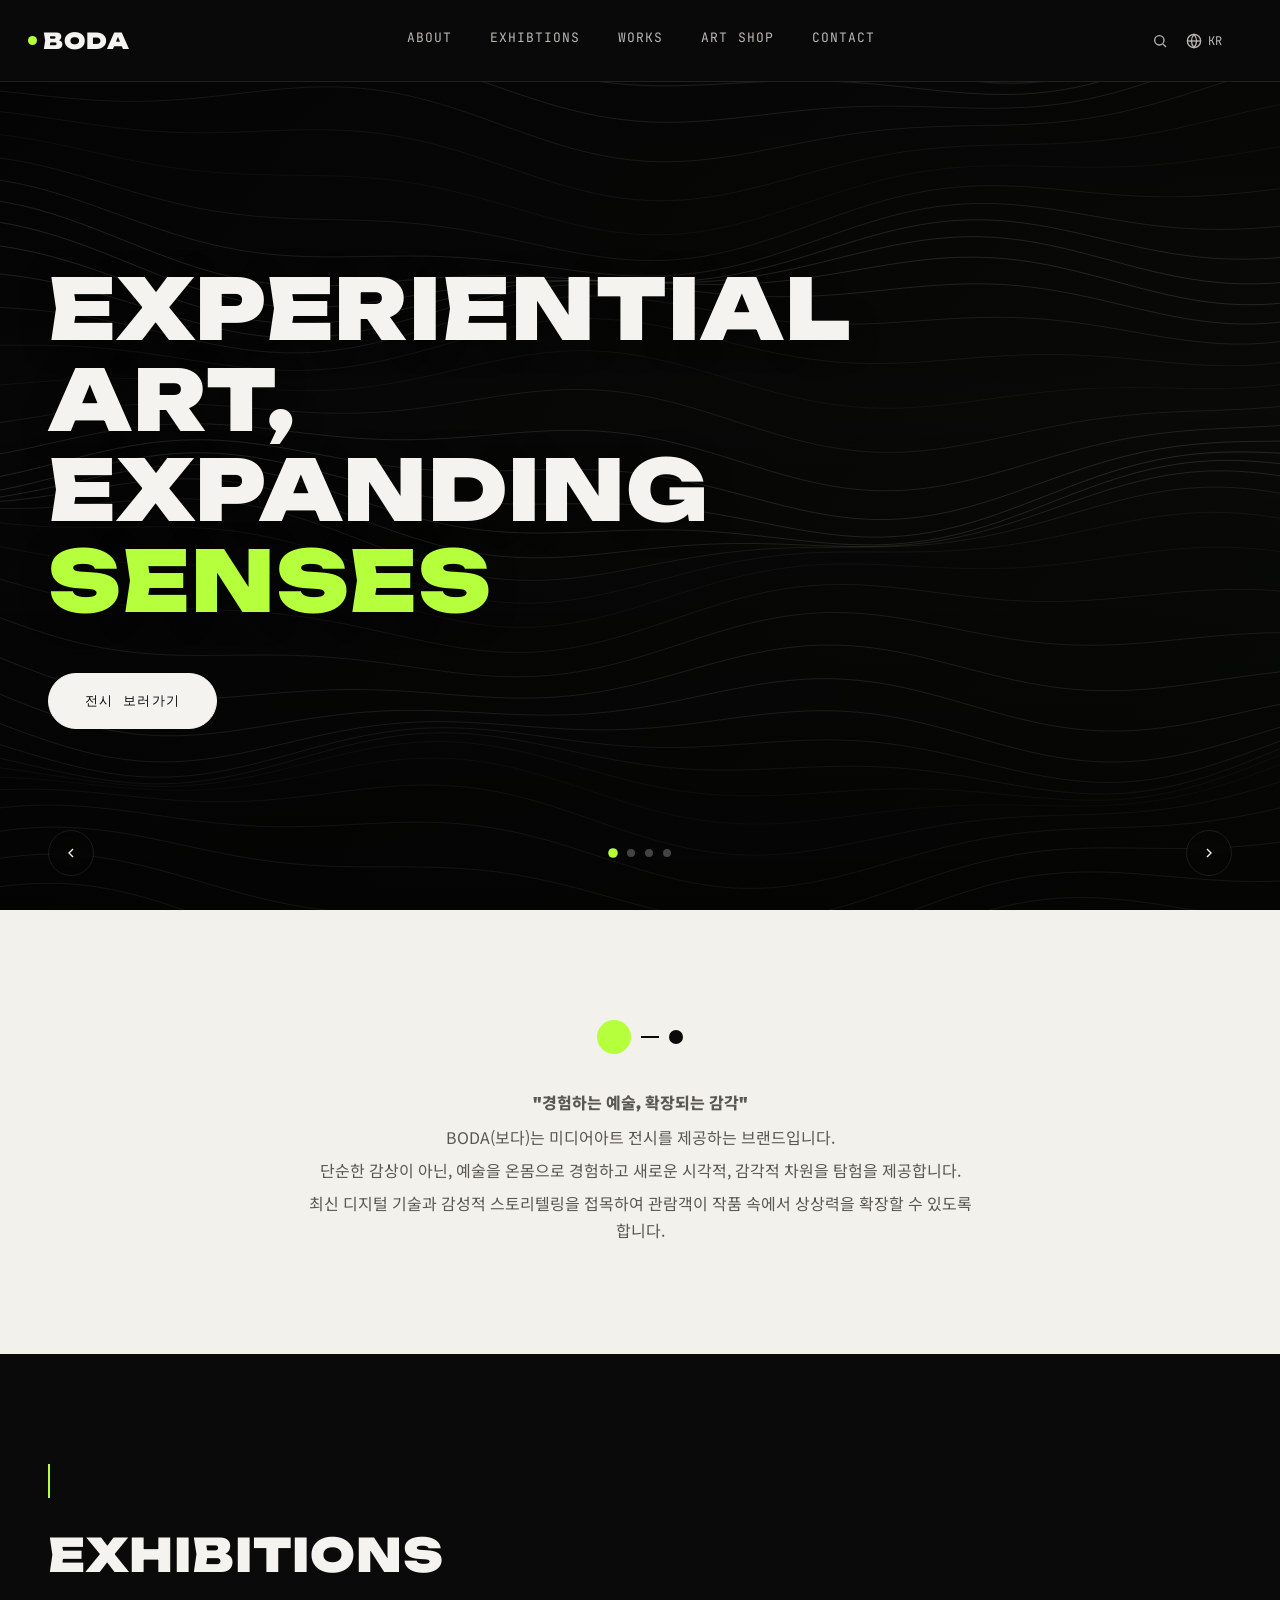
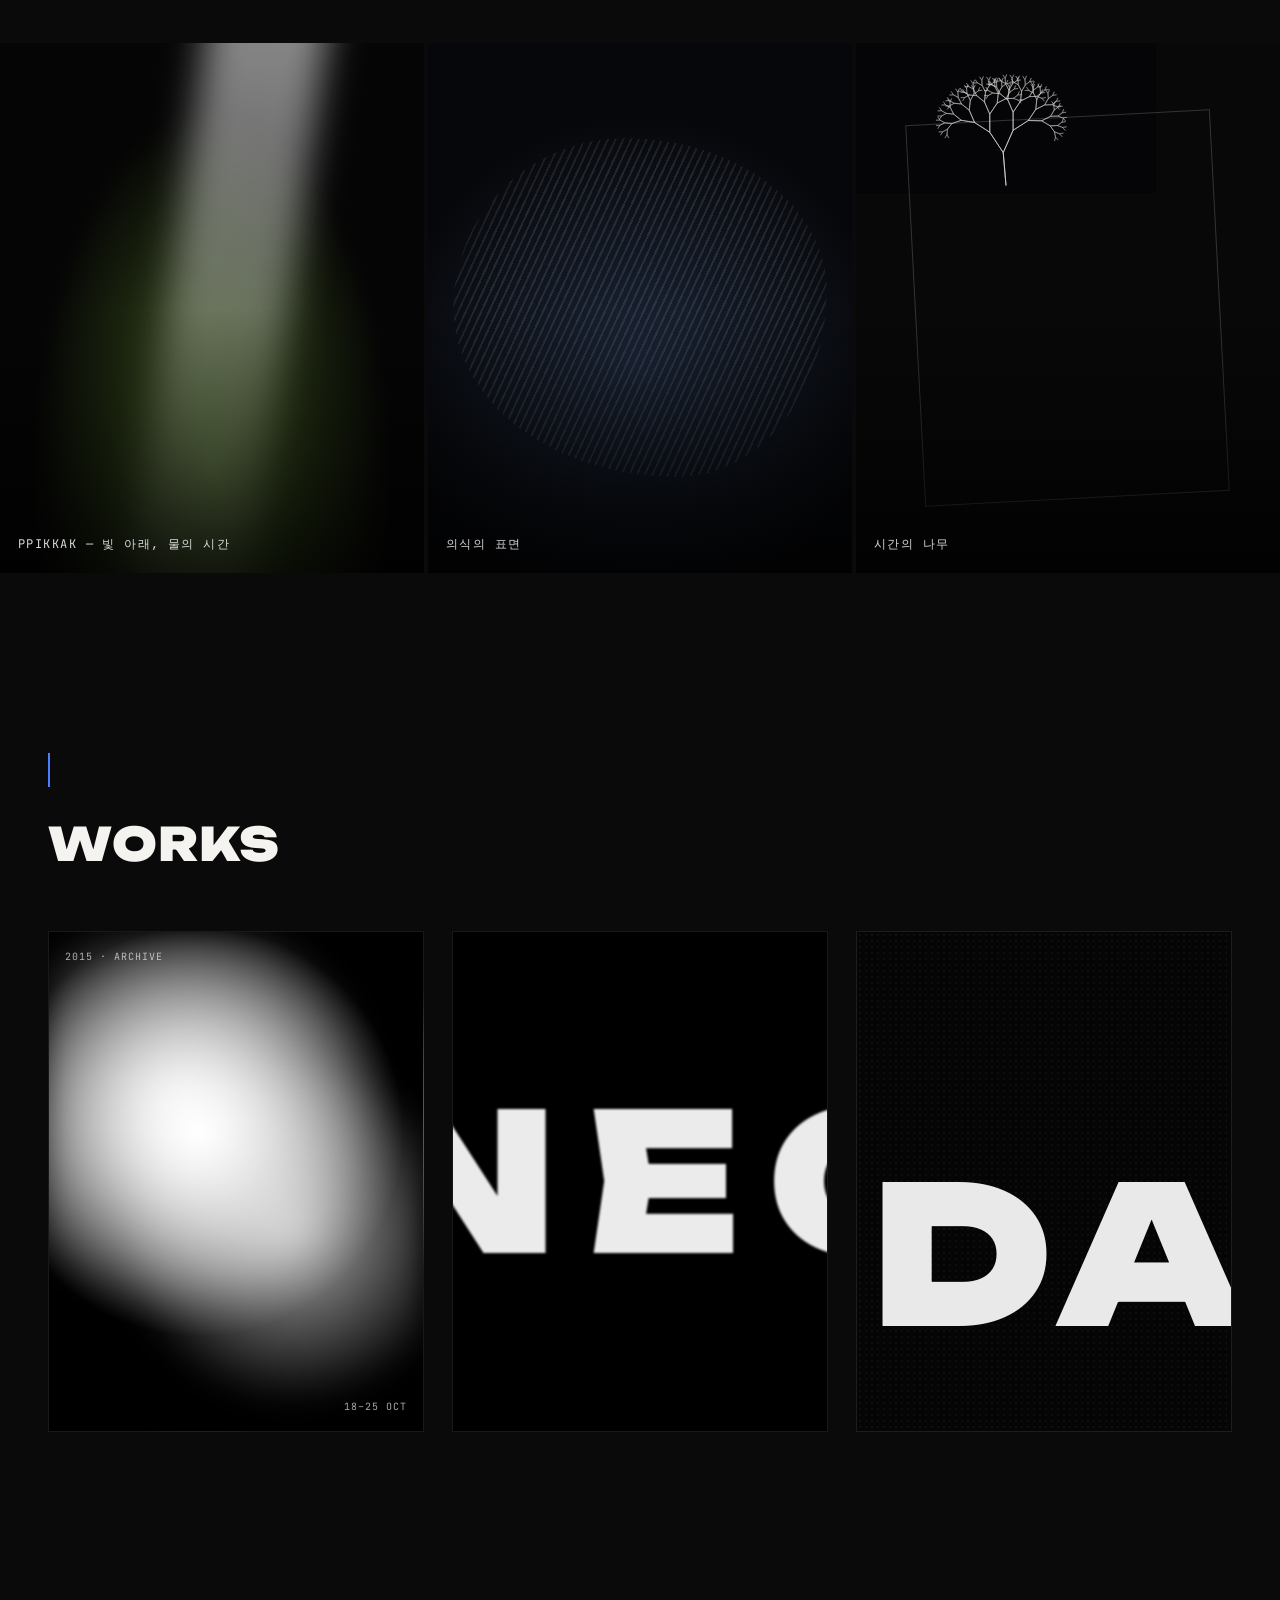
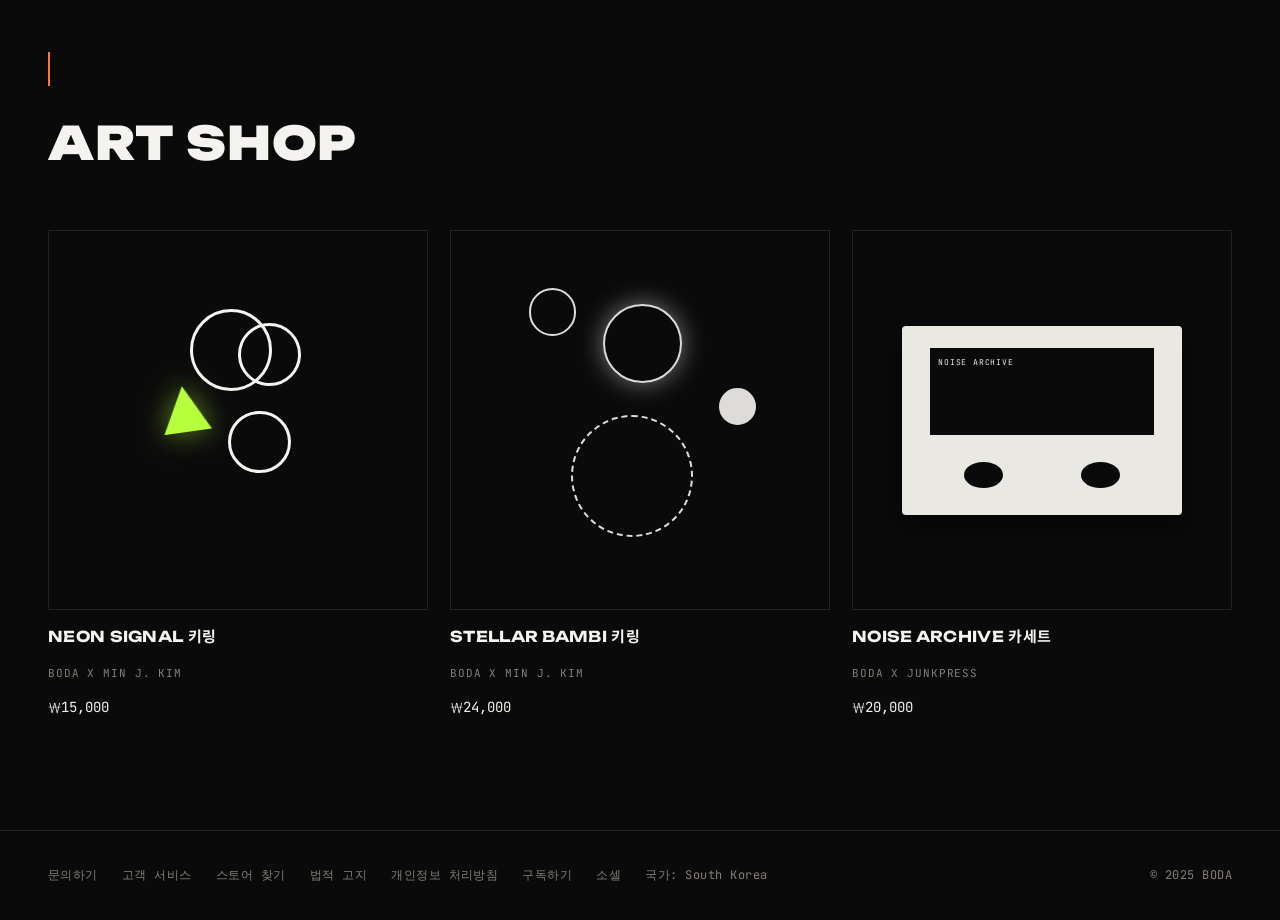
<file: index.html>
<!DOCTYPE html>
<html lang="ko">
<head>
<meta charset="UTF-8">
<meta name="viewport" content="width=device-width, initial-scale=1.0">
<title>BODA — Experiential Art, Expanding Senses</title>
<link rel="stylesheet" href="css/style.css">
</head>
<body>

<header class="site-header">
  <a href="index.html" class="logo"><span class="dot"></span>BODA</a>
  <nav class="nav">
    <a href="about.html">ABOUT</a>
    <a href="exhibitions.html">EXHIBTIONS</a>
    <a href="works.html">WORKS</a>
    <a href="artshop.html">ART SHOP</a>
    <a href="contact.html">CONTACT</a>
  </nav>
  <div class="nav-tools">
    <button aria-label="검색">
      <svg width="16" height="16" viewBox="0 0 24 24" fill="none" stroke="currentColor" stroke-width="2"><circle cx="11" cy="11" r="7"/><line x1="21" y1="21" x2="16.65" y2="16.65"/></svg>
    </button>
    <button class="lang" aria-label="언어 선택">
      <svg width="16" height="16" viewBox="0 0 24 24" fill="none" stroke="currentColor" stroke-width="2"><circle cx="12" cy="12" r="10"/><line x1="2" y1="12" x2="22" y2="12"/><path d="M12 2a15 15 0 0 1 0 20 15 15 0 0 1 0-20z"/></svg>
      KR
    </button>
    <button class="menu-toggle" aria-label="메뉴"><span></span><span></span><span></span></button>
  </div>
</header>

<!-- HERO -->
<section class="hero">
  <canvas data-scene="wave"></canvas>
  <div class="hero-content">
    <h1 class="hero-title">EXPERIENTIAL ART,<br>EXPANDING <span class="accent">SENSES</span></h1>
    <div class="hero-cta">
      <a href="exhibitions.html" class="btn btn-fill">전시 보러가기</a>
    </div>
  </div>
  <div class="hero-controls">
    <button class="hero-arrow prev" aria-label="이전">
      <svg width="16" height="16" viewBox="0 0 24 24" fill="none" stroke="currentColor" stroke-width="2"><polyline points="15 18 9 12 15 6"/></svg>
    </button>
    <div class="hero-dots">
      <span class="active"></span><span></span><span></span><span></span>
    </div>
    <button class="hero-arrow next" aria-label="다음">
      <svg width="16" height="16" viewBox="0 0 24 24" fill="none" stroke="currentColor" stroke-width="2"><polyline points="9 18 15 12 9 6"/></svg>
    </button>
  </div>
</section>

<!-- INTRO -->
<section class="intro">
  <div class="container">
    <div class="intro-mark">
      <span class="lg"></span><span class="bar"></span><span class="sm"></span>
    </div>
    <p class="intro-quote">"경험하는 예술, 확장되는 감각"</p>
    <p>BODA(보다)는 미디어아트 전시를 제공하는 브랜드입니다.</p>
    <p>단순한 감상이 아닌, 예술을 온몸으로 경험하고 새로운 시각적, 감각적 차원을 탐험을 제공합니다.</p>
    <p>최신 디지털 기술과 감성적 스토리텔링을 접목하여 관람객이 작품 속에서 상상력을 확장할 수 있도록 합니다.</p>
  </div>
</section>

<!-- EXHIBITIONS PREVIEW -->
<section class="section tight" style="--accent:var(--green)">
  <div class="container">
    <div class="section-head">
      <span class="section-rule"></span>
      <h2 class="section-title">EXHIBITIONS</h2>
    </div>
  </div>
  <div class="media-grid">
    <a class="media-card" href="exhibitions.html">
      <div class="scene scene-glow"><div class="beam"></div></div>
      <span class="scene-label">PPIKKAK — 빛 아래, 물의 시간</span>
    </a>
    <a class="media-card" href="exhibitions.html">
      <div class="scene scene-cloud"><div class="cloud"></div><div class="glow"></div></div>
      <span class="scene-label">의식의 표면</span>
    </a>
    <a class="media-card" href="exhibitions.html">
      <div class="scene scene-tree"><canvas data-scene="tree"></canvas><div class="frame"></div></div>
      <span class="scene-label">시간의 나무</span>
    </a>
  </div>
</section>

<!-- WORKS PREVIEW -->
<section class="section" style="--accent:var(--blue)">
  <div class="container">
    <div class="section-head">
      <span class="section-rule"></span>
      <h2 class="section-title">WORKS</h2>
    </div>
    <div class="work-grid">
      <a class="work-card" href="works.html">
        <div class="work-art poster-blur">
          <div class="shape"></div>
          <span class="corner tl">2015 · ARCHIVE</span>
          <span class="corner br">18–25 OCT</span>
        </div>
      </a>
      <a class="work-card" href="works.html">
        <div class="work-art poster-connect">
          <div class="word">CONNECTED</div>
        </div>
      </a>
      <a class="work-card" href="works.html">
        <div class="work-art poster-dark">
          <div class="noise"></div>
          <div class="word">DARK</div>
        </div>
      </a>
    </div>
  </div>
</section>

<!-- ART SHOP PREVIEW -->
<section class="section" style="--accent:var(--orange)">
  <div class="container">
    <div class="section-head">
      <span class="section-rule"></span>
      <h2 class="section-title">ART SHOP</h2>
    </div>
    <div class="shop-grid preview">
      <a class="shop-card" href="artshop.html">
        <div class="shop-art">
          <div class="obj-keyring">
            <span class="ring a"></span><span class="ring b"></span>
            <span class="charm tri"></span><span class="charm disc"></span>
          </div>
        </div>
        <h4>NEON SIGNAL 키링</h4>
        <span class="brand">BODA X MIN J. KIM</span>
        <span class="price">₩15,000</span>
      </a>
      <a class="shop-card" href="artshop.html">
        <div class="shop-art">
          <div class="obj-cluster"><span></span><span></span><span></span><span></span></div>
        </div>
        <h4>STELLAR BAMBI 키링</h4>
        <span class="brand">BODA X MIN J. KIM</span>
        <span class="price">₩24,000</span>
      </a>
      <a class="shop-card" href="artshop.html">
        <div class="shop-art">
          <div class="obj-cassette">
            <div class="shell"></div><div class="label"></div>
            <div class="hole l"></div><div class="hole r"></div>
          </div>
        </div>
        <h4>NOISE ARCHIVE 카세트</h4>
        <span class="brand">BODA X JUNKPRESS</span>
        <span class="price">₩20,000</span>
      </a>
    </div>
  </div>
</section>

<footer class="site-footer">
  <div class="container footer-inner">
    <div class="footer-links">
      <a href="contact.html">문의하기</a>
      <a href="#">고객 서비스</a>
      <a href="#">스토어 찾기</a>
      <a href="#">법적 고지</a>
      <a href="#">개인정보 처리방침</a>
      <a href="#">구독하기</a>
      <a href="#">소셀</a>
      <span class="footer-country">국가: South Korea</span>
    </div>
    <div>© 2025 BODA</div>
  </div>
</footer>

<script src="js/main.js"></script>
</body>
</html>
</file>
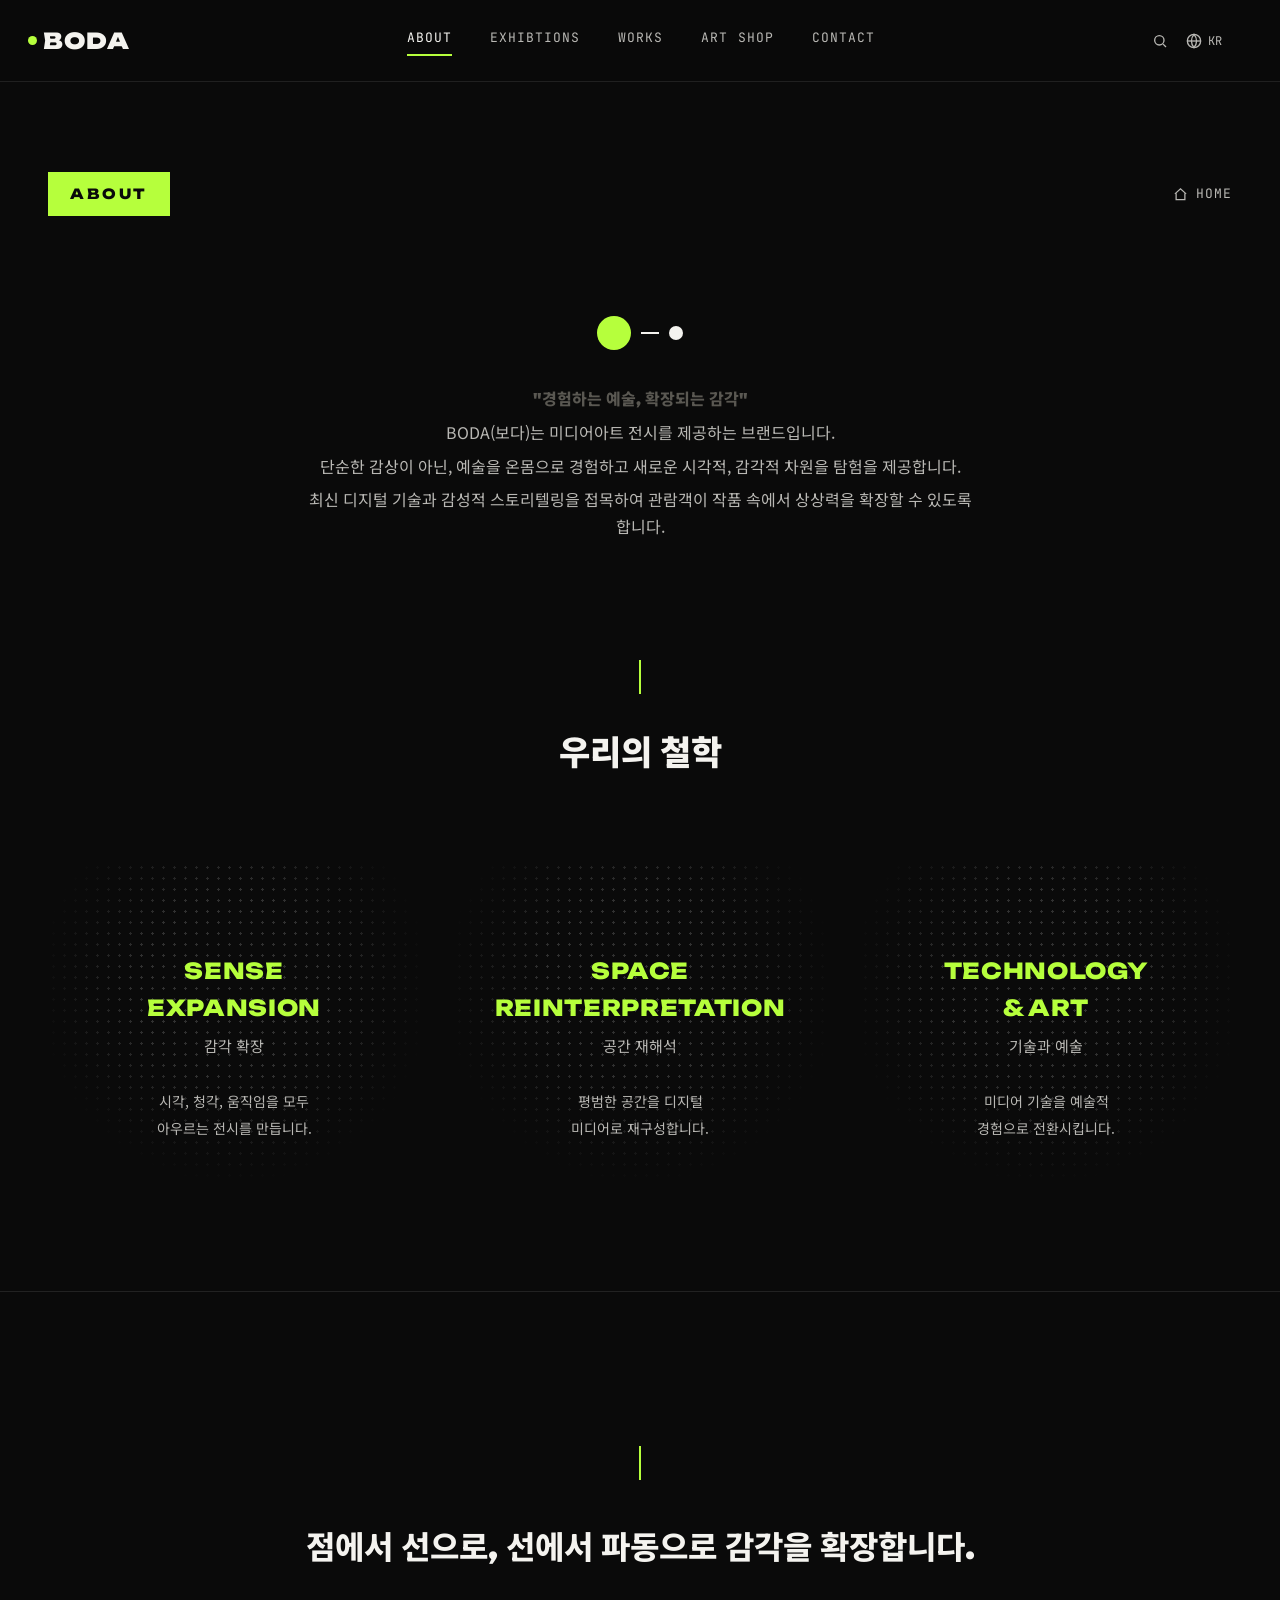
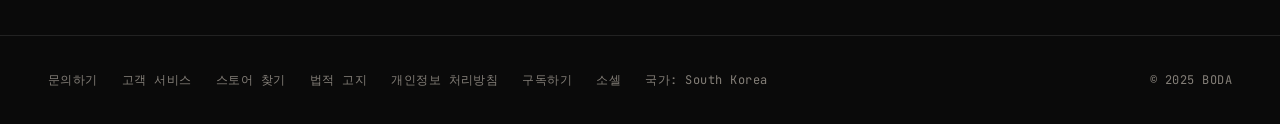
<file: about.html>
<!DOCTYPE html>
<html lang="ko">
<head>
<meta charset="UTF-8">
<meta name="viewport" content="width=device-width, initial-scale=1.0">
<title>ABOUT — BODA</title>
<link rel="stylesheet" href="css/style.css">
</head>
<body>

<header class="site-header" style="--accent:var(--green)">
  <a href="index.html" class="logo"><span class="dot"></span>BODA</a>
  <nav class="nav">
    <a href="about.html" class="active">ABOUT</a>
    <a href="exhibitions.html">EXHIBTIONS</a>
    <a href="works.html">WORKS</a>
    <a href="artshop.html">ART SHOP</a>
    <a href="contact.html">CONTACT</a>
  </nav>
  <div class="nav-tools">
    <button aria-label="검색">
      <svg width="16" height="16" viewBox="0 0 24 24" fill="none" stroke="currentColor" stroke-width="2"><circle cx="11" cy="11" r="7"/><line x1="21" y1="21" x2="16.65" y2="16.65"/></svg>
    </button>
    <button class="lang" aria-label="언어 선택">
      <svg width="16" height="16" viewBox="0 0 24 24" fill="none" stroke="currentColor" stroke-width="2"><circle cx="12" cy="12" r="10"/><line x1="2" y1="12" x2="22" y2="12"/><path d="M12 2a15 15 0 0 1 0 20 15 15 0 0 1 0-20z"/></svg>
      KR
    </button>
    <button class="menu-toggle" aria-label="메뉴"><span></span><span></span><span></span></button>
  </div>
</header>

<section class="about-hero">
  <div class="container">
    <div style="display:flex; justify-content:space-between; align-items:center; flex-wrap:wrap; gap:20px;">
      <span class="tag-chip" style="--accent:var(--green)">ABOUT</span>
      <a class="home-link" href="index.html">
        <svg viewBox="0 0 24 24" fill="none" stroke="currentColor" stroke-width="2"><path d="M3 11l9-8 9 8"/><path d="M5 10v10h14V10"/></svg>
        HOME
      </a>
    </div>
  </div>
</section>

<section class="intro" style="background:var(--bg); color:var(--ink); padding-top:60px; padding-bottom:60px;">
  <div class="container">
    <div class="intro-mark">
      <span class="lg"></span><span class="bar" style="background:var(--ink)"></span><span class="sm" style="background:var(--ink)"></span>
    </div>
    <p class="intro-quote">"경험하는 예술, 확장되는 감각"</p>
    <p style="color:var(--ink-dim)">BODA(보다)는 미디어아트 전시를 제공하는 브랜드입니다.</p>
    <p style="color:var(--ink-dim)">단순한 감상이 아닌, 예술을 온몸으로 경험하고 새로운 시각적, 감각적 차원을 탐험을 제공합니다.</p>
    <p style="color:var(--ink-dim)">최신 디지털 기술과 감성적 스토리텔링을 접목하여 관람객이 작품 속에서 상상력을 확장할 수 있도록 합니다.</p>
  </div>
</section>

<section class="about-philosophy">
  <div class="container">
    <div class="section-head" style="--accent:var(--green); justify-content:center; align-items:center; text-align:center; margin-bottom:30px;">
      <span class="section-rule"></span>
    </div>
    <h2 class="philosophy-title">우리의 철학</h2>
    <div class="philosophy-grid">
      <div class="philo-card">
        <div class="halftone"></div>
        <div class="en">SENSE<br>EXPANSION</div>
        <div class="kr">감각 확장</div>
        <p class="desc">시각, 청각, 움직임을 모두<br>아우르는 전시를 만듭니다.</p>
      </div>
      <div class="philo-card">
        <div class="halftone"></div>
        <div class="en">SPACE<br>REINTERPRETATION</div>
        <div class="kr">공간 재해석</div>
        <p class="desc">평범한 공간을 디지털<br>미디어로 재구성합니다.</p>
      </div>
      <div class="philo-card">
        <div class="halftone"></div>
        <div class="en">TECHNOLOGY<br>&amp; ART</div>
        <div class="kr">기술과 예술</div>
        <p class="desc">미디어 기술을 예술적<br>경험으로 전환시킵니다.</p>
      </div>
    </div>
  </div>
</section>

<hr class="divider" style="margin-top:0;">

<section class="about-closing">
  <div class="container">
    <span class="section-rule" style="--accent:var(--green); display:block; margin:0 auto 40px;"></span>
    <p>점에서 선으로, 선에서 파동으로 감각을 확장합니다.</p>
  </div>
</section>

<footer class="site-footer">
  <div class="container footer-inner">
    <div class="footer-links">
      <a href="contact.html">문의하기</a>
      <a href="#">고객 서비스</a>
      <a href="#">스토어 찾기</a>
      <a href="#">법적 고지</a>
      <a href="#">개인정보 처리방침</a>
      <a href="#">구독하기</a>
      <a href="#">소셀</a>
      <span class="footer-country">국가: South Korea</span>
    </div>
    <div>© 2025 BODA</div>
  </div>
</footer>

<script src="js/main.js"></script>
</body>
</html>
</file>
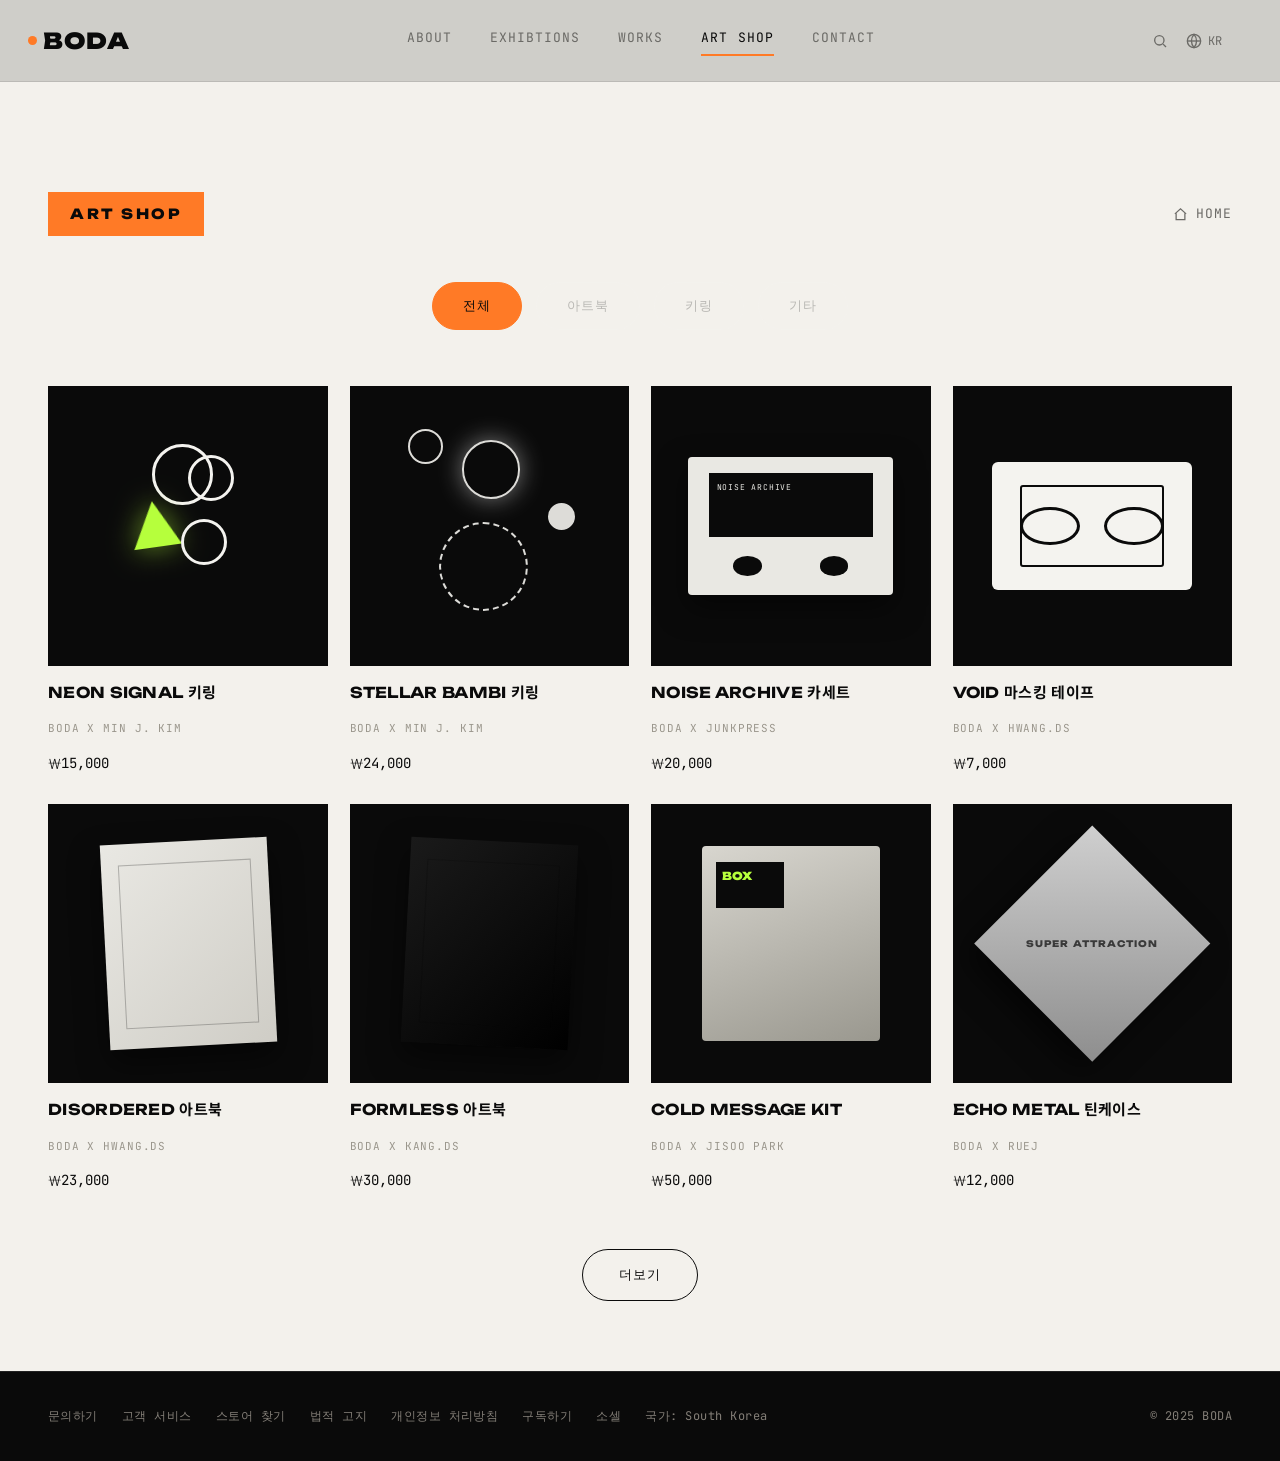
<file: artshop.html>
<!DOCTYPE html>
<html lang="ko">
<head>
<meta charset="UTF-8">
<meta name="viewport" content="width=device-width, initial-scale=1.0">
<title>ART SHOP — BODA</title>
<link rel="stylesheet" href="css/style.css">
<style>
  .shop-card h4, .shop-card .price{ color:#0a0a0a; }
  .shop-card .brand{ color:#9a968c; }
</style>
</head>
<body>

<header class="site-header is-light" style="--accent:var(--orange)">
  <a href="index.html" class="logo"><span class="dot" style="background:var(--orange)"></span>BODA</a>
  <nav class="nav">
    <a href="about.html">ABOUT</a>
    <a href="exhibitions.html">EXHIBTIONS</a>
    <a href="works.html">WORKS</a>
    <a href="artshop.html" class="active">ART SHOP</a>
    <a href="contact.html">CONTACT</a>
  </nav>
  <div class="nav-tools">
    <button aria-label="검색">
      <svg width="16" height="16" viewBox="0 0 24 24" fill="none" stroke="currentColor" stroke-width="2"><circle cx="11" cy="11" r="7"/><line x1="21" y1="21" x2="16.65" y2="16.65"/></svg>
    </button>
    <button class="lang" aria-label="언어 선택">
      <svg width="16" height="16" viewBox="0 0 24 24" fill="none" stroke="currentColor" stroke-width="2"><circle cx="12" cy="12" r="10"/><line x1="2" y1="12" x2="22" y2="12"/><path d="M12 2a15 15 0 0 1 0 20 15 15 0 0 1 0-20z"/></svg>
      KR
    </button>
    <button class="menu-toggle" aria-label="메뉴"><span></span><span></span><span></span></button>
  </div>
</header>

<section class="section tight" style="background:var(--bg-cream); color:#0a0a0a;">
  <div class="container">
    <div style="display:flex; justify-content:space-between; align-items:center; flex-wrap:wrap; gap:20px; margin-bottom:46px;">
      <span class="tag-chip" style="--accent:var(--orange)">ART SHOP</span>
      <a class="home-link" href="index.html" style="color:#6b6a66;">
        <svg viewBox="0 0 24 24" fill="none" stroke="currentColor" stroke-width="2"><path d="M3 11l9-8 9 8"/><path d="M5 10v10h14V10"/></svg>
        HOME
      </a>
    </div>

    <div class="shop-filters" style="--accent:var(--orange)">
      <button class="filter-pill active" data-filter="all">전체</button>
      <button class="filter-pill" data-filter="아트북">아트북</button>
      <button class="filter-pill" data-filter="키링">키링</button>
      <button class="filter-pill" data-filter="기타">기타</button>
    </div>

    <div class="shop-grid">
      <a class="shop-card" href="#" data-cat="키링" style="color:inherit">
        <div class="shop-art" style="background:#0a0a0a; border-color:#0a0a0a;">
          <div class="obj-keyring">
            <span class="ring a"></span><span class="ring b"></span>
            <span class="charm tri"></span><span class="charm disc"></span>
          </div>
        </div>
        <h4>NEON SIGNAL 키링</h4>
        <span class="brand">BODA X MIN J. KIM</span>
        <span class="price">₩15,000</span>
      </a>
      <a class="shop-card" href="#" data-cat="키링" style="color:inherit">
        <div class="shop-art" style="background:#0a0a0a; border-color:#0a0a0a;">
          <div class="obj-cluster"><span></span><span></span><span></span><span></span></div>
        </div>
        <h4>STELLAR BAMBI 키링</h4>
        <span class="brand">BODA X MIN J. KIM</span>
        <span class="price">₩24,000</span>
      </a>
      <a class="shop-card" href="#" data-cat="기타" style="color:inherit">
        <div class="shop-art" style="background:#0a0a0a; border-color:#0a0a0a;">
          <div class="obj-cassette">
            <div class="shell"></div><div class="label"></div>
            <div class="hole l"></div><div class="hole r"></div>
          </div>
        </div>
        <h4>NOISE ARCHIVE 카세트</h4>
        <span class="brand">BODA X JUNKPRESS</span>
        <span class="price">₩20,000</span>
      </a>
      <a class="shop-card" href="#" data-cat="기타" style="color:inherit">
        <div class="shop-art" style="background:#0a0a0a; border-color:#0a0a0a;">
          <div class="obj-tape"><div class="body"></div><div class="reel l"></div><div class="reel r"></div></div>
        </div>
        <h4>VOID 마스킹 테이프</h4>
        <span class="brand">BODA X HWANG.DS</span>
        <span class="price">₩7,000</span>
      </a>

      <a class="shop-card" href="#" data-cat="아트북" style="color:inherit">
        <div class="shop-art" style="background:#0a0a0a; border-color:#0a0a0a;">
          <div class="obj-book"><div class="pages"></div><div class="cover"></div></div>
        </div>
        <h4>DISORDERED 아트북</h4>
        <span class="brand">BODA X HWANG.DS</span>
        <span class="price">₩23,000</span>
      </a>
      <a class="shop-card" href="#" data-cat="아트북" style="color:inherit">
        <div class="shop-art" style="background:#0a0a0a; border-color:#0a0a0a;">
          <div class="obj-book"><div class="pages"></div><div class="cover" style="background:linear-gradient(135deg,#1a1a1a,#000); transform:rotate(3deg);"></div></div>
        </div>
        <h4>FORMLESS 아트북</h4>
        <span class="brand">BODA X KANG.DS</span>
        <span class="price">₩30,000</span>
      </a>
      <a class="shop-card" href="#" data-cat="기타" style="color:inherit">
        <div class="shop-art" style="background:#0a0a0a; border-color:#0a0a0a;">
          <div class="obj-pouch"><div class="bag"></div><div class="tag"></div></div>
        </div>
        <h4>COLD MESSAGE KIT</h4>
        <span class="brand">BODA X JISOO PARK</span>
        <span class="price">₩50,000</span>
      </a>
      <a class="shop-card" href="#" data-cat="기타" style="color:inherit">
        <div class="shop-art" style="background:#0a0a0a; border-color:#0a0a0a;">
          <div class="obj-plate"></div>
        </div>
        <h4>ECHO METAL 틴케이스</h4>
        <span class="brand">BODA X RUEJ</span>
        <span class="price">₩12,000</span>
      </a>
    </div>

    <div class="shop-more">
      <button class="btn btn-outline on-light">더보기</button>
    </div>
  </div>
</section>

<footer class="site-footer" style="background:#0a0a0a;">
  <div class="container footer-inner">
    <div class="footer-links">
      <a href="contact.html">문의하기</a>
      <a href="#">고객 서비스</a>
      <a href="#">스토어 찾기</a>
      <a href="#">법적 고지</a>
      <a href="#">개인정보 처리방침</a>
      <a href="#">구독하기</a>
      <a href="#">소셀</a>
      <span class="footer-country">국가: South Korea</span>
    </div>
    <div>© 2025 BODA</div>
  </div>
</footer>

<script src="js/main.js"></script>
</body>
</html>
</file>
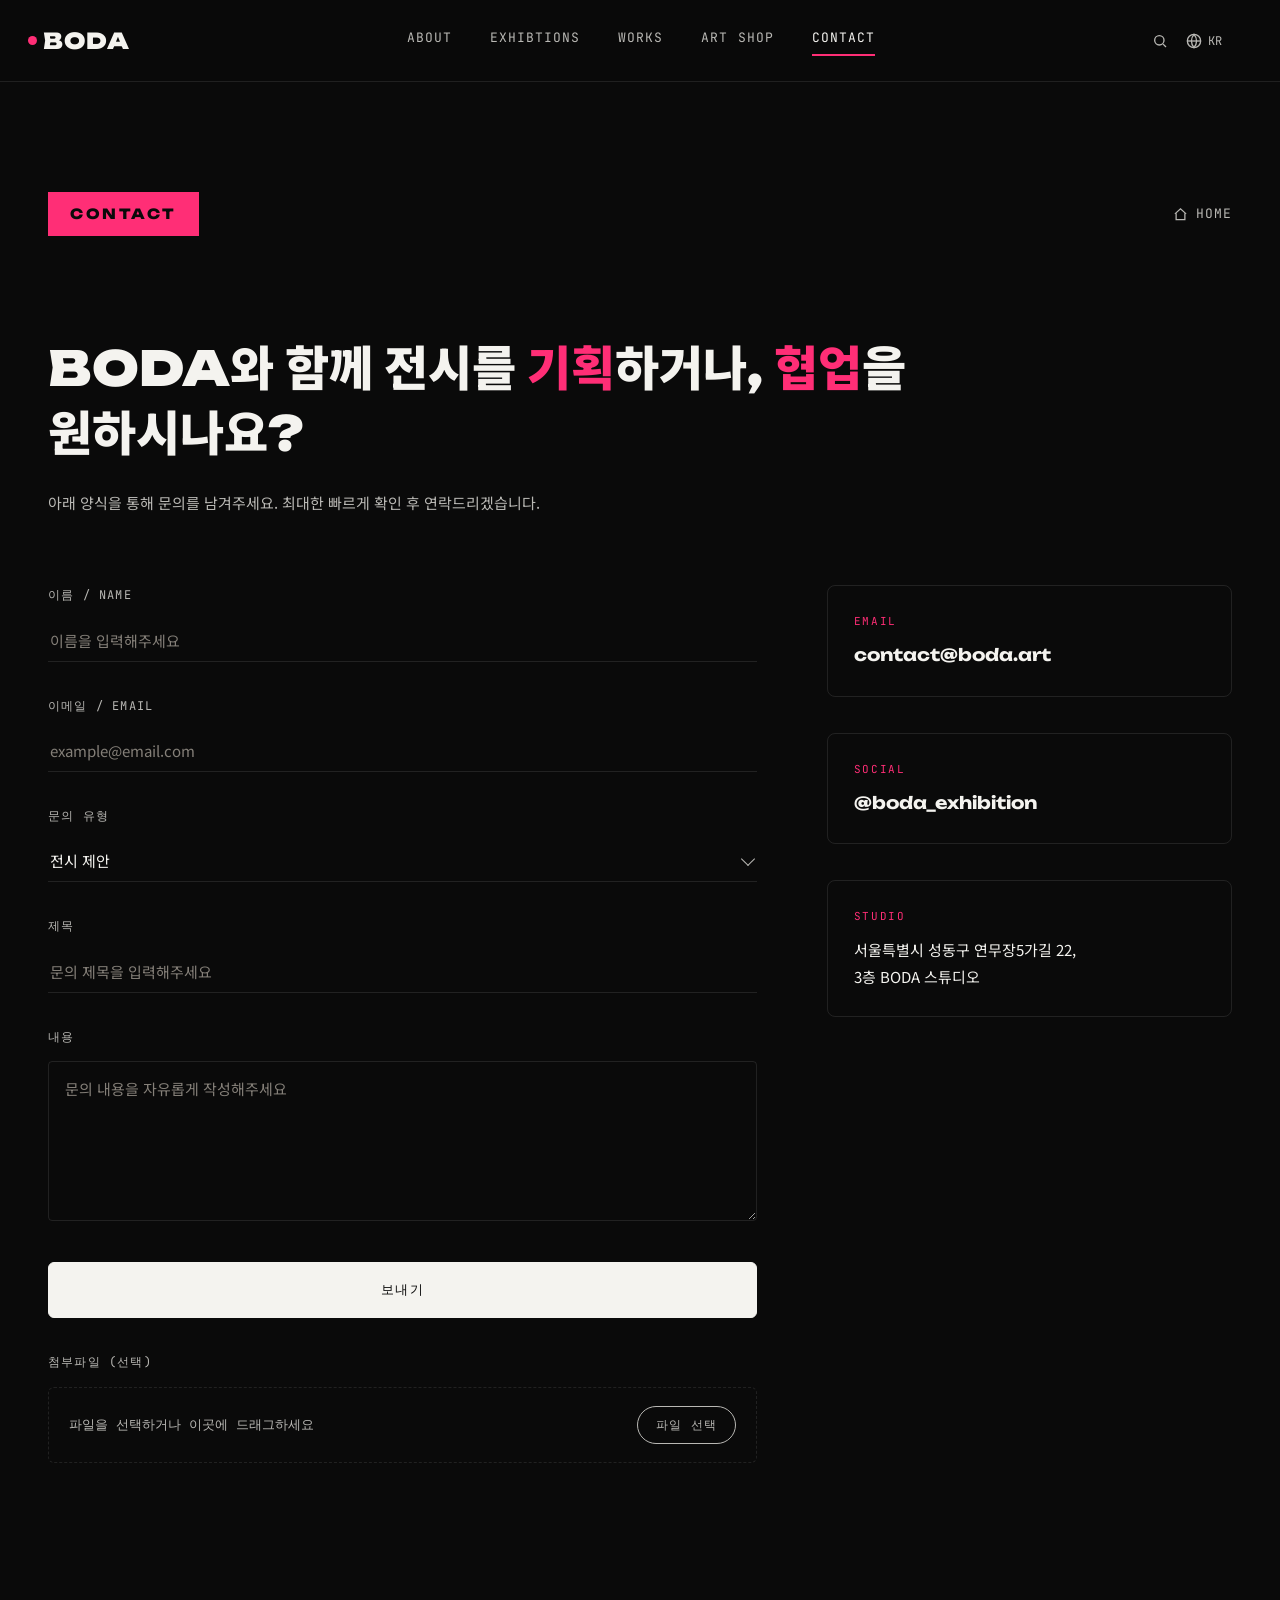
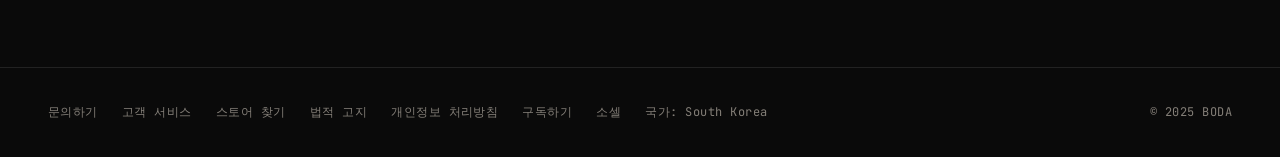
<file: contact.html>
<!DOCTYPE html>
<html lang="ko">
<head>
<meta charset="UTF-8">
<meta name="viewport" content="width=device-width, initial-scale=1.0">
<title>CONTACT — BODA</title>
<link rel="stylesheet" href="css/style.css">
</head>
<body>

<header class="site-header" style="--accent:var(--pink)">
  <a href="index.html" class="logo"><span class="dot" style="background:var(--pink)"></span>BODA</a>
  <nav class="nav">
    <a href="about.html">ABOUT</a>
    <a href="exhibitions.html">EXHIBTIONS</a>
    <a href="works.html">WORKS</a>
    <a href="artshop.html">ART SHOP</a>
    <a href="contact.html" class="active">CONTACT</a>
  </nav>
  <div class="nav-tools">
    <button aria-label="검색">
      <svg width="16" height="16" viewBox="0 0 24 24" fill="none" stroke="currentColor" stroke-width="2"><circle cx="11" cy="11" r="7"/><line x1="21" y1="21" x2="16.65" y2="16.65"/></svg>
    </button>
    <button class="lang" aria-label="언어 선택">
      <svg width="16" height="16" viewBox="0 0 24 24" fill="none" stroke="currentColor" stroke-width="2"><circle cx="12" cy="12" r="10"/><line x1="2" y1="12" x2="22" y2="12"/><path d="M12 2a15 15 0 0 1 0 20 15 15 0 0 1 0-20z"/></svg>
      KR
    </button>
    <button class="menu-toggle" aria-label="메뉴"><span></span><span></span><span></span></button>
  </div>
</header>

<section class="section tight">
  <div class="container">
    <div style="display:flex; justify-content:space-between; align-items:center; flex-wrap:wrap; gap:20px; margin-bottom:10px;">
      <span class="tag-chip" style="--accent:var(--pink)">CONTACT</span>
      <a class="home-link" href="index.html">
        <svg viewBox="0 0 24 24" fill="none" stroke="currentColor" stroke-width="2"><path d="M3 11l9-8 9 8"/><path d="M5 10v10h14V10"/></svg>
        HOME
      </a>
    </div>

    <div class="contact-hero">
      <h1>BODA와 함께 전시를 <span class="hl">기획</span>하거나, <span class="hl">협업</span>을 원하시나요?</h1>
      <p class="sub">아래 양식을 통해 문의를 남겨주세요. 최대한 빠르게 확인 후 연락드리겠습니다.</p>
    </div>

    <div class="contact-layout">
      <form>
        <div class="field">
          <label for="name">이름 / Name</label>
          <input type="text" id="name" name="name" placeholder="이름을 입력해주세요">
        </div>
        <div class="field">
          <label for="email">이메일 / Email</label>
          <input type="email" id="email" name="email" placeholder="example@email.com">
        </div>
        <div class="field">
          <label for="type">문의 유형</label>
          <div class="select-wrap">
            <select id="type" name="type">
              <option>전시 제안</option>
              <option>협업 문의</option>
              <option>입점 / 굿즈 문의</option>
              <option>일반 문의</option>
            </select>
          </div>
        </div>
        <div class="field">
          <label for="title">제목</label>
          <input type="text" id="title" name="title" placeholder="문의 제목을 입력해주세요">
        </div>
        <div class="field">
          <label for="content">내용</label>
          <textarea id="content" name="content" placeholder="문의 내용을 자유롭게 작성해주세요"></textarea>
        </div>
        <div class="field">
          <button type="submit" class="btn btn-fill btn-block" style="color:#0a0a0a;">보내기</button>
        </div>
        <div class="field">
          <label>첨부파일 (선택)</label>
          <div class="file-field">
            <span>파일을 선택하거나 이곳에 드래그하세요</span>
            <span class="btn btn-outline" style="padding:8px 18px; font-size:12px;">파일 선택</span>
          </div>
        </div>
      </form>

      <aside class="contact-side">
        <div class="contact-card">
          <div class="label">Email</div>
          <div class="value">contact@boda.art</div>
        </div>
        <div class="contact-card">
          <div class="label">Social</div>
          <div class="value">@boda_exhibition</div>
        </div>
        <div class="contact-card">
          <div class="label">Studio</div>
          <div class="value value small">서울특별시 성동구 연무장5가길 22,<br>3층 BODA 스튜디오</div>
        </div>
      </aside>
    </div>
  </div>
</section>

<footer class="site-footer">
  <div class="container footer-inner">
    <div class="footer-links">
      <a href="contact.html">문의하기</a>
      <a href="#">고객 서비스</a>
      <a href="#">스토어 찾기</a>
      <a href="#">법적 고지</a>
      <a href="#">개인정보 처리방침</a>
      <a href="#">구독하기</a>
      <a href="#">소셀</a>
      <span class="footer-country">국가: South Korea</span>
    </div>
    <div>© 2025 BODA</div>
  </div>
</footer>

<script src="js/main.js"></script>
</body>
</html>
</file>
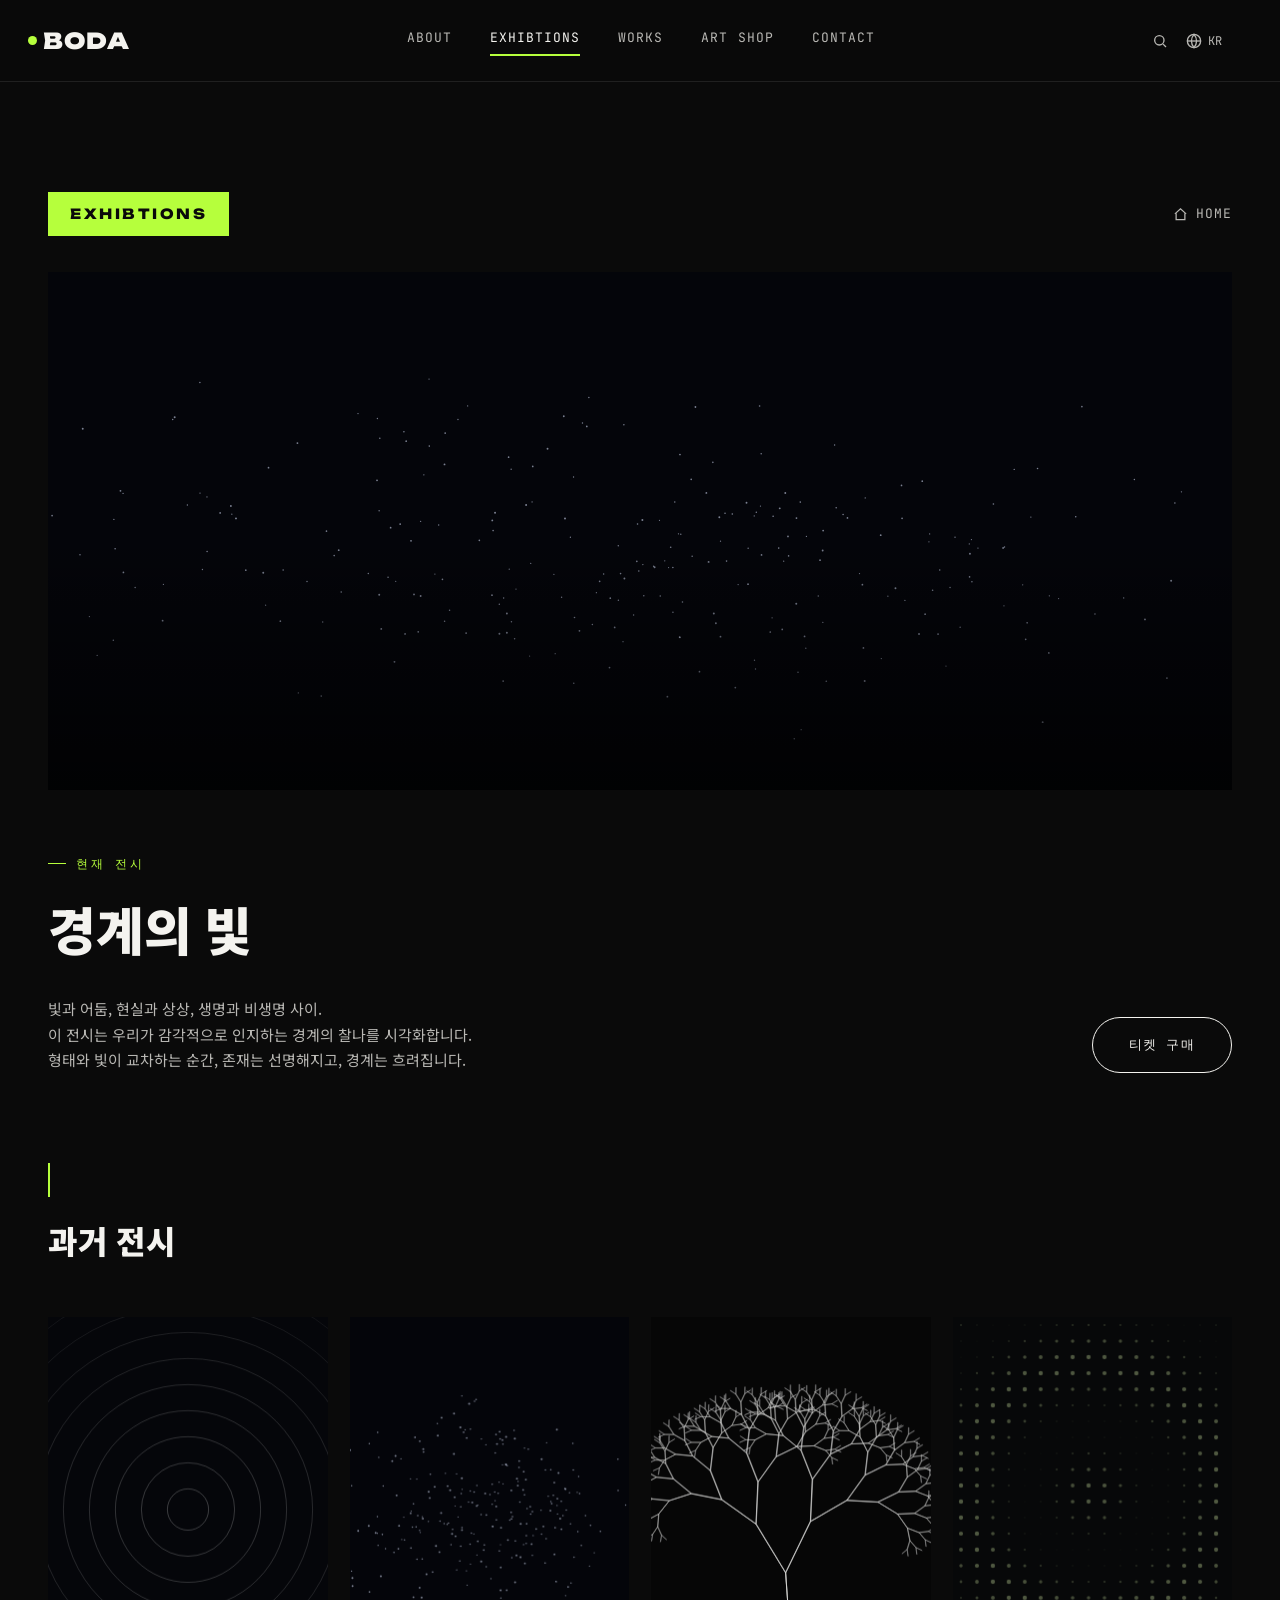
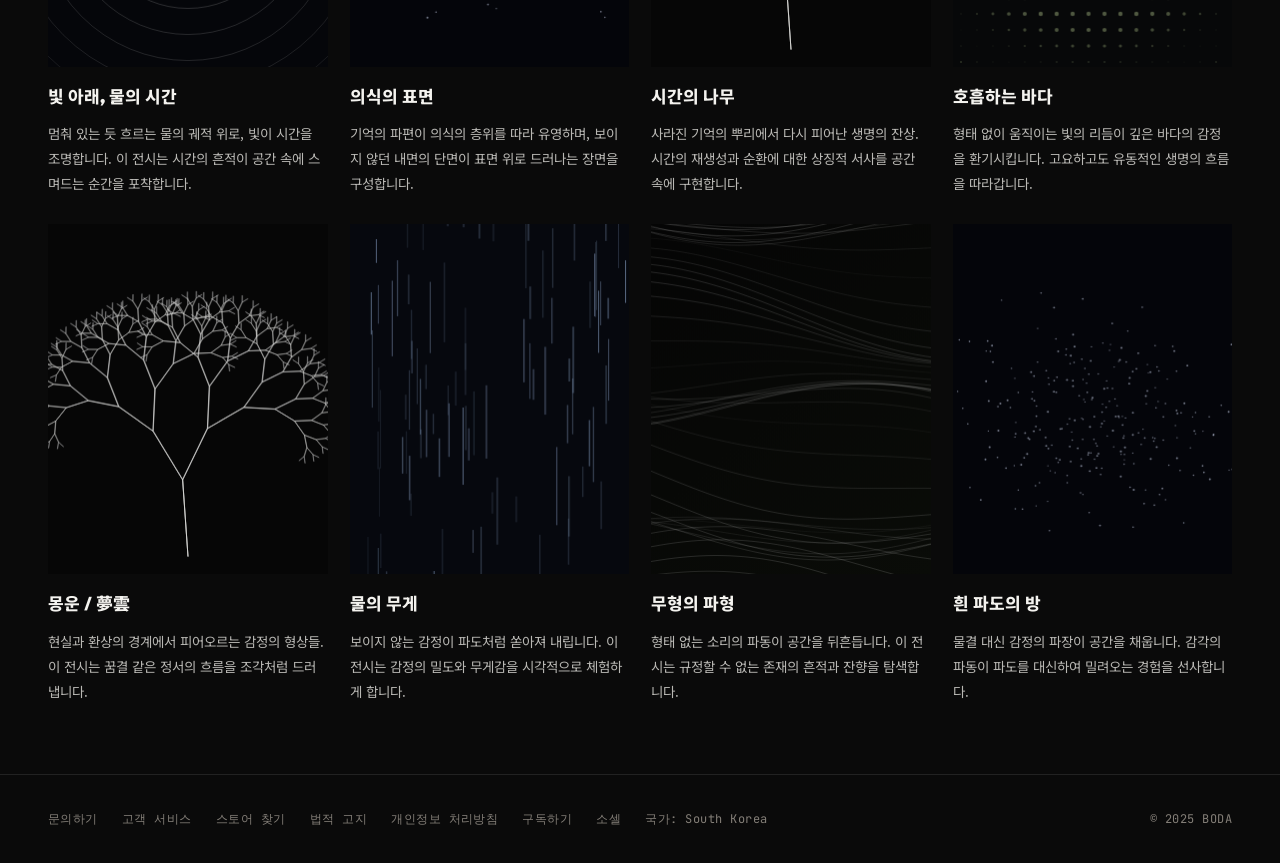
<file: exhibitions.html>
<!DOCTYPE html>
<html lang="ko">
<head>
<meta charset="UTF-8">
<meta name="viewport" content="width=device-width, initial-scale=1.0">
<title>EXHIBITIONS — BODA</title>
<link rel="stylesheet" href="css/style.css">
</head>
<body>

<header class="site-header" style="--accent:var(--green)">
  <a href="index.html" class="logo"><span class="dot"></span>BODA</a>
  <nav class="nav">
    <a href="about.html">ABOUT</a>
    <a href="exhibitions.html" class="active">EXHIBTIONS</a>
    <a href="works.html">WORKS</a>
    <a href="artshop.html">ART SHOP</a>
    <a href="contact.html">CONTACT</a>
  </nav>
  <div class="nav-tools">
    <button aria-label="검색">
      <svg width="16" height="16" viewBox="0 0 24 24" fill="none" stroke="currentColor" stroke-width="2"><circle cx="11" cy="11" r="7"/><line x1="21" y1="21" x2="16.65" y2="16.65"/></svg>
    </button>
    <button class="lang" aria-label="언어 선택">
      <svg width="16" height="16" viewBox="0 0 24 24" fill="none" stroke="currentColor" stroke-width="2"><circle cx="12" cy="12" r="10"/><line x1="2" y1="12" x2="22" y2="12"/><path d="M12 2a15 15 0 0 1 0 20 15 15 0 0 1 0-20z"/></svg>
      KR
    </button>
    <button class="menu-toggle" aria-label="메뉴"><span></span><span></span><span></span></button>
  </div>
</header>

<section class="section tight">
  <div class="container">
    <div style="display:flex; justify-content:space-between; align-items:center; flex-wrap:wrap; gap:20px; margin-bottom:36px;">
      <span class="tag-chip" style="--accent:var(--green)">EXHIBTIONS</span>
      <a class="home-link" href="index.html">
        <svg viewBox="0 0 24 24" fill="none" stroke="currentColor" stroke-width="2"><path d="M3 11l9-8 9 8"/><path d="M5 10v10h14V10"/></svg>
        HOME
      </a>
    </div>

    <div class="exh-hero-art">
      <canvas data-scene="cloud"></canvas>
      <div class="veil"></div>
    </div>

    <div class="current-exh" style="--accent:var(--green)">
      <div class="meta">
        <span class="eyebrow">현재 전시</span>
        <h2>경계의 빛</h2>
        <p>
          빛과 어둠, 현실과 상상, 생명과 비생명 사이.<br>
          이 전시는 우리가 감각적으로 인지하는 경계의 찰나를 시각화합니다.<br>
          형태와 빛이 교차하는 순간, 존재는 선명해지고, 경계는 흐려집니다.
        </p>
      </div>
      <div style="display:flex; align-items:flex-end;">
        <a href="ticket.html" class="btn btn-outline">티켓 구매</a>
      </div>
    </div>

    <div class="section-head" style="--accent:var(--green)">
      <span class="section-rule"></span>
      <h2 class="section-title" style="font-size:clamp(22px,3vw,32px);">과거 전시</h2>
    </div>

    <div class="past-grid">
      <div class="past-card">
        <div class="past-art"><canvas data-scene="ripple"></canvas></div>
        <h3>빛 아래, 물의 시간</h3>
        <p>멈춰 있는 듯 흐르는 물의 궤적 위로, 빛이 시간을 조명합니다. 이 전시는 시간의 흔적이 공간 속에 스며드는 순간을 포착합니다.</p>
      </div>
      <div class="past-card">
        <div class="past-art"><canvas data-scene="cloud"></canvas></div>
        <h3>의식의 표면</h3>
        <p>기억의 파편이 의식의 층위를 따라 유영하며, 보이지 않던 내면의 단면이 표면 위로 드러나는 장면을 구성합니다.</p>
      </div>
      <div class="past-card">
        <div class="past-art"><canvas data-scene="tree"></canvas></div>
        <h3>시간의 나무</h3>
        <p>사라진 기억의 뿌리에서 다시 피어난 생명의 잔상. 시간의 재생성과 순환에 대한 상징적 서사를 공간 속에 구현합니다.</p>
      </div>
      <div class="past-card">
        <div class="past-art"><canvas data-scene="dots"></canvas></div>
        <h3>호흡하는 바다</h3>
        <p>형태 없이 움직이는 빛의 리듬이 깊은 바다의 감정을 환기시킵니다. 고요하고도 유동적인 생명의 흐름을 따라갑니다.</p>
      </div>
      <div class="past-card">
        <div class="past-art"><canvas data-scene="tree"></canvas></div>
        <h3>몽운 / 夢雲</h3>
        <p>현실과 환상의 경계에서 피어오르는 감정의 형상들. 이 전시는 꿈결 같은 정서의 흐름을 조각처럼 드러냅니다.</p>
      </div>
      <div class="past-card">
        <div class="past-art"><canvas data-scene="rain"></canvas></div>
        <h3>물의 무게</h3>
        <p>보이지 않는 감정이 파도처럼 쏟아져 내립니다. 이 전시는 감정의 밀도와 무게감을 시각적으로 체험하게 합니다.</p>
      </div>
      <div class="past-card">
        <div class="past-art"><canvas data-scene="wave"></canvas></div>
        <h3>무형의 파형</h3>
        <p>형태 없는 소리의 파동이 공간을 뒤흔듭니다. 이 전시는 규정할 수 없는 존재의 흔적과 잔향을 탐색합니다.</p>
      </div>
      <div class="past-card">
        <div class="past-art"><canvas data-scene="cloud"></canvas></div>
        <h3>흰 파도의 방</h3>
        <p>물결 대신 감정의 파장이 공간을 채웁니다. 감각의 파동이 파도를 대신하여 밀려오는 경험을 선사합니다.</p>
      </div>
    </div>
  </div>
</section>

<footer class="site-footer">
  <div class="container footer-inner">
    <div class="footer-links">
      <a href="contact.html">문의하기</a>
      <a href="#">고객 서비스</a>
      <a href="#">스토어 찾기</a>
      <a href="#">법적 고지</a>
      <a href="#">개인정보 처리방침</a>
      <a href="#">구독하기</a>
      <a href="#">소셀</a>
      <span class="footer-country">국가: South Korea</span>
    </div>
    <div>© 2025 BODA</div>
  </div>
</footer>

<script src="js/main.js"></script>
</body>
</html>
</file>
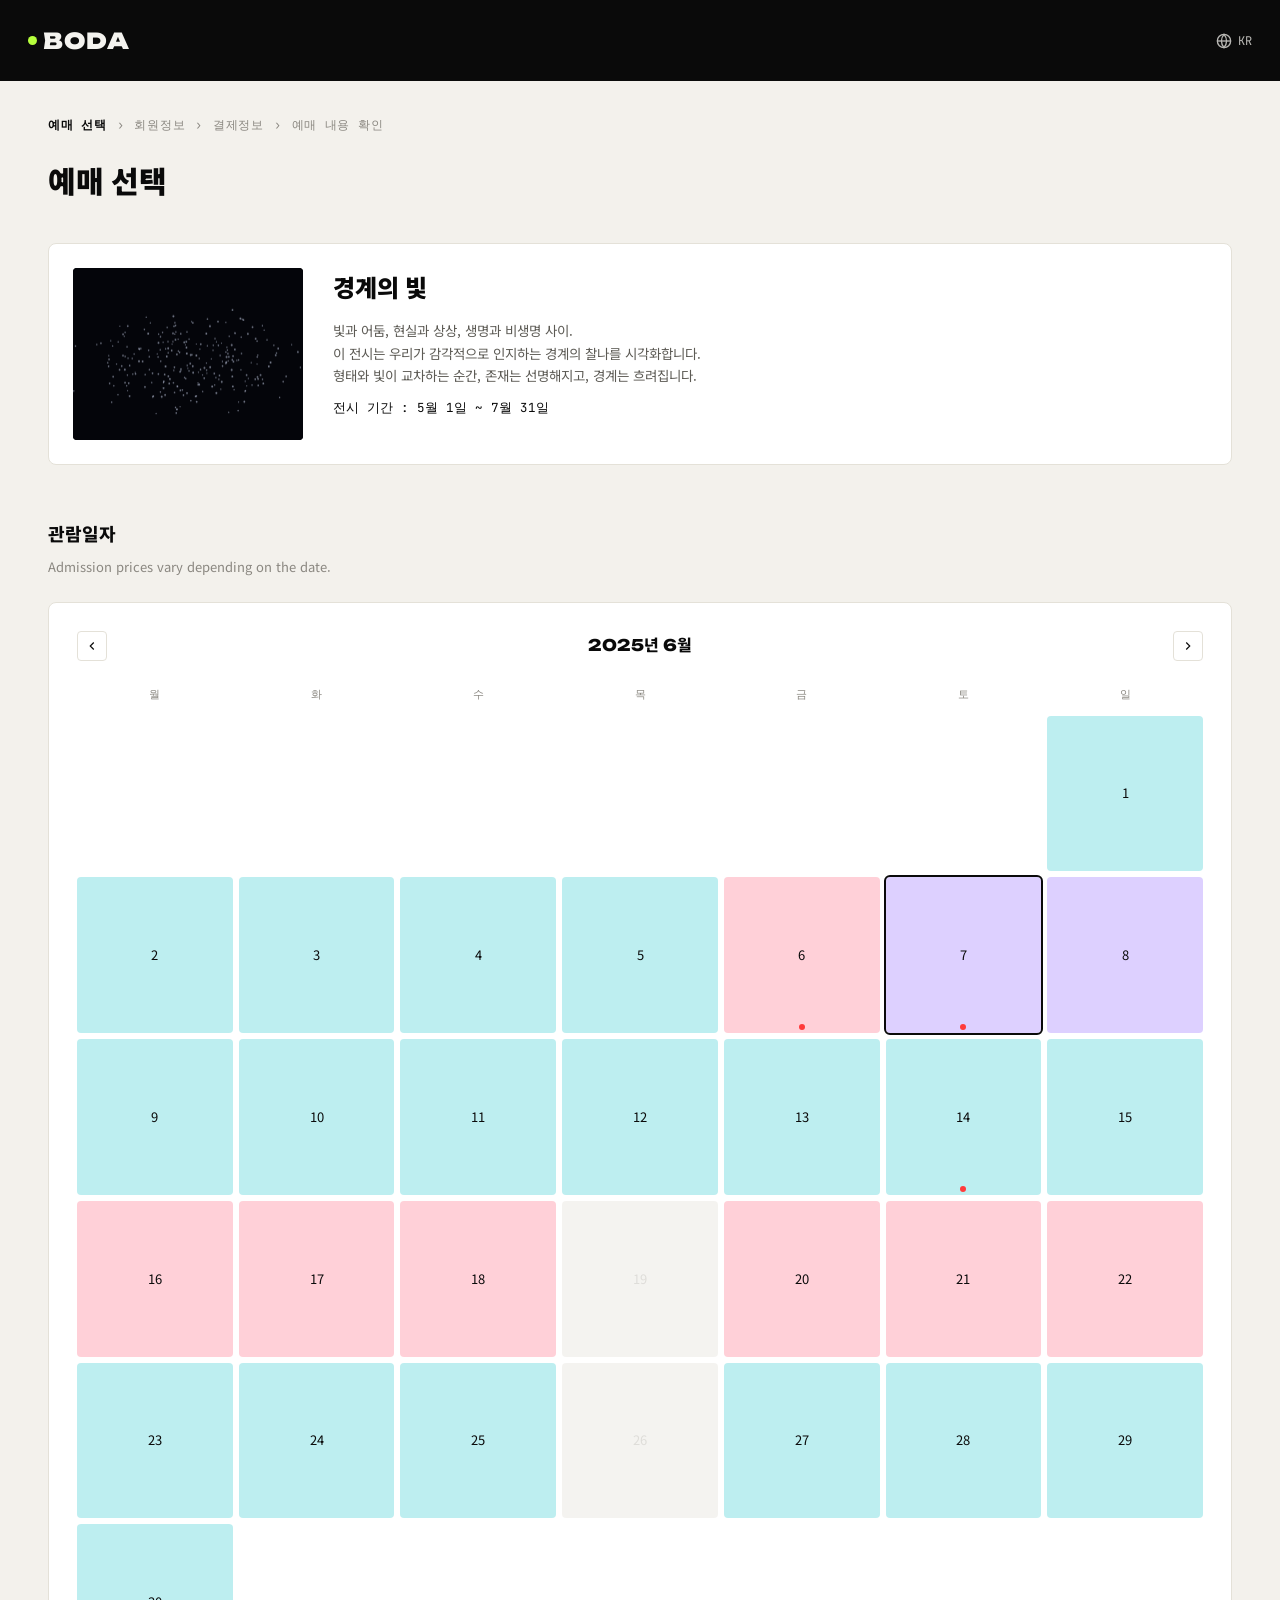
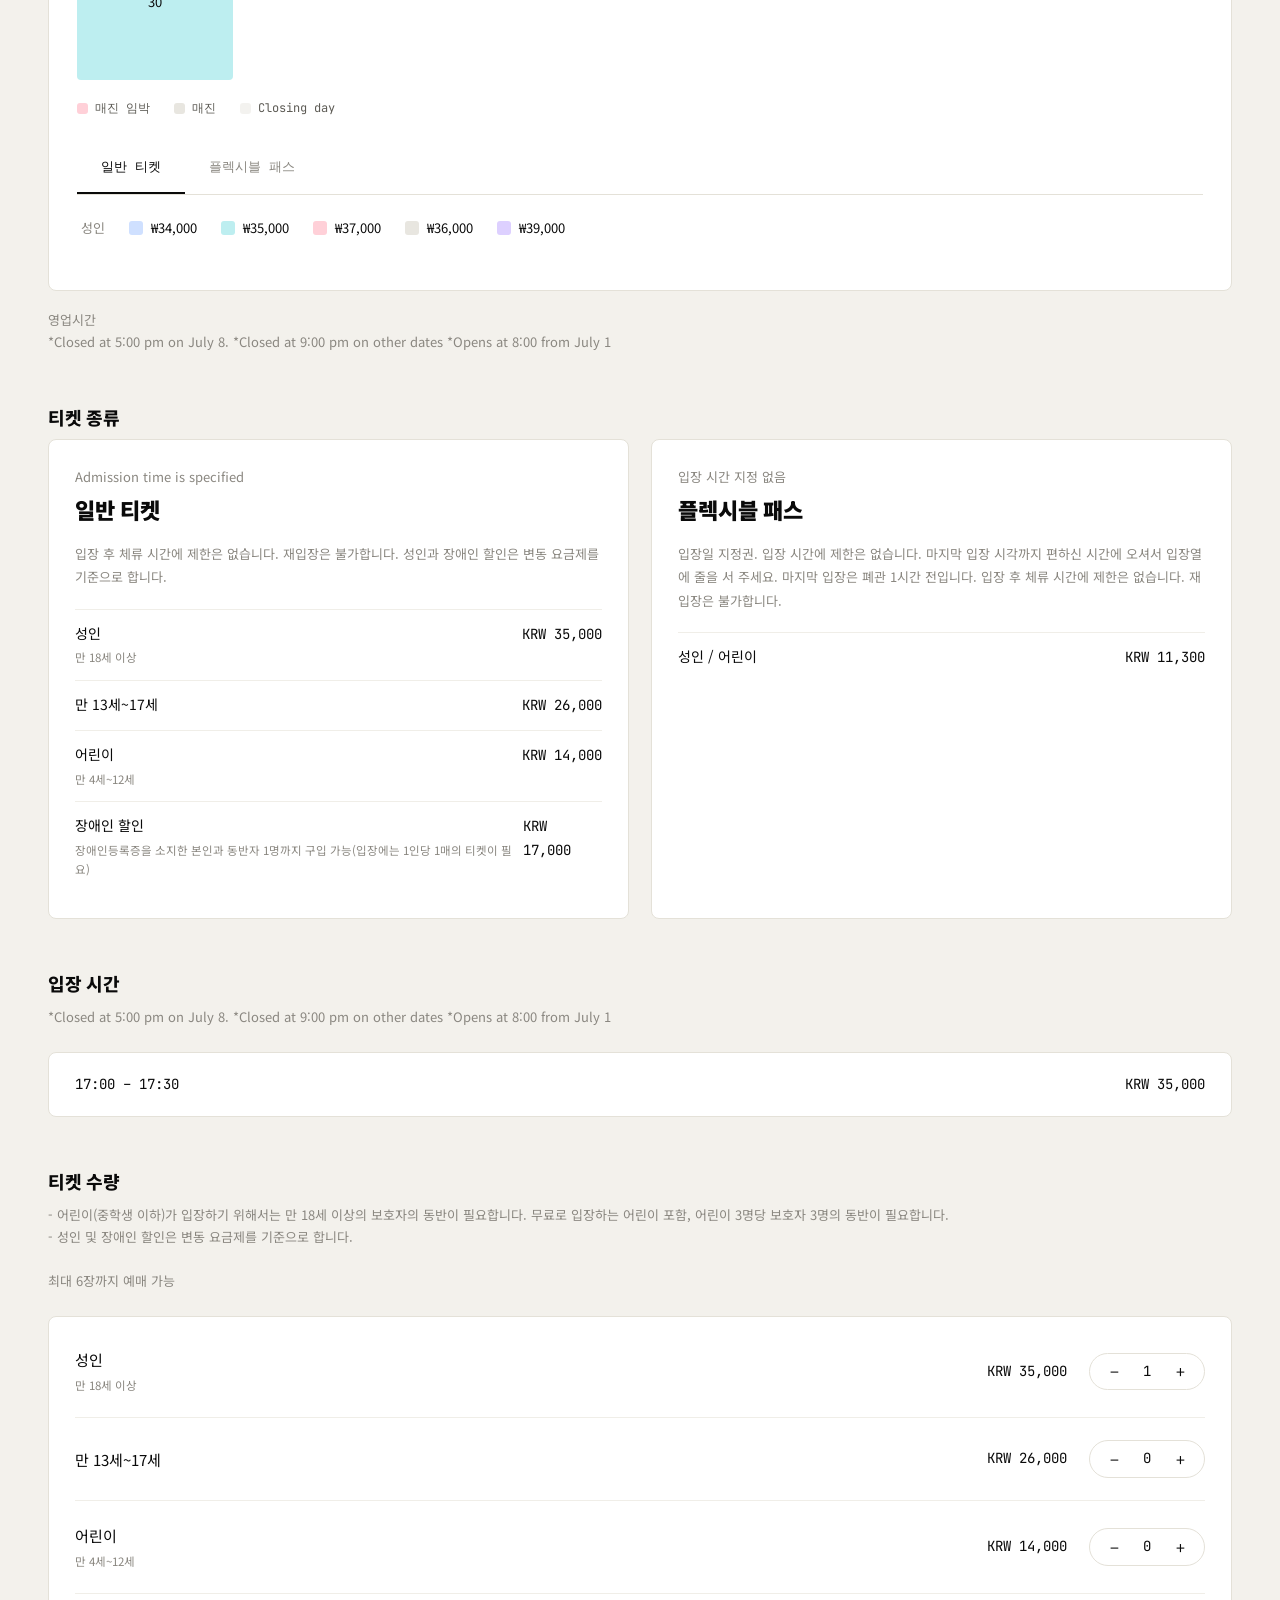
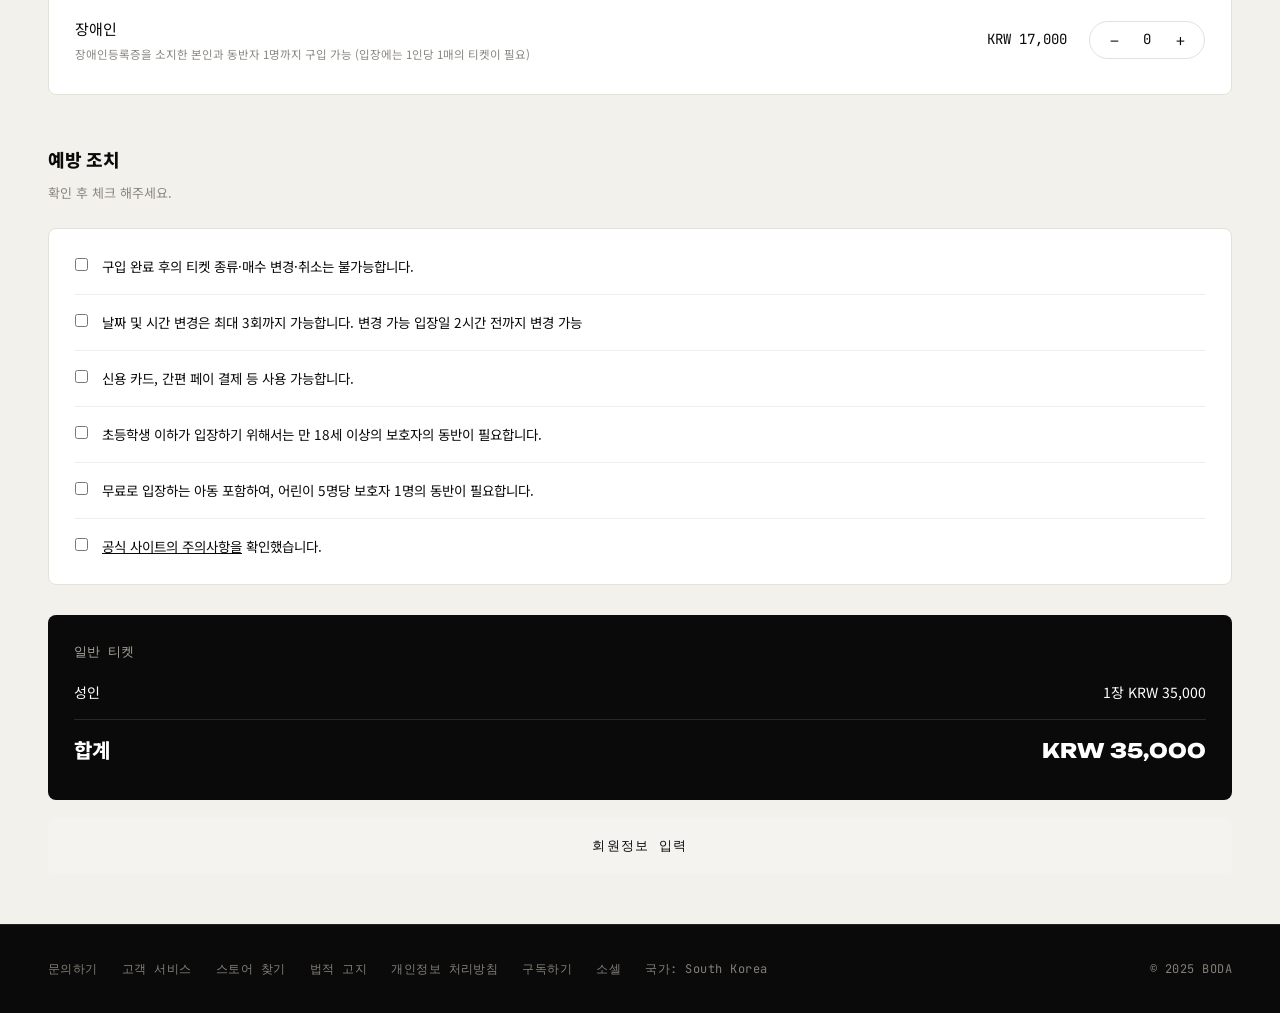
<file: ticket.html>
<!DOCTYPE html>
<html lang="ko">
<head>
<meta charset="UTF-8">
<meta name="viewport" content="width=device-width, initial-scale=1.0">
<title>예매 — 경계의 빛 | BODA</title>
<link rel="stylesheet" href="css/style.css">
</head>
<body class="ticket-page">

<header class="site-header" style="--accent:var(--green)">
  <a href="index.html" class="logo"><span class="dot"></span>BODA</a>
  <div class="nav-tools">
    <button class="lang" aria-label="언어 선택">
      <svg width="16" height="16" viewBox="0 0 24 24" fill="none" stroke="currentColor" stroke-width="2"><circle cx="12" cy="12" r="10"/><line x1="2" y1="12" x2="22" y2="12"/><path d="M12 2a15 15 0 0 1 0 20 15 15 0 0 1 0-20z"/></svg>
      KR
    </button>
  </div>
</header>

<div class="container">

  <div class="breadcrumb">
    <span class="current">예매 선택</span>
    <span>›</span><span>회원정보</span>
    <span>›</span><span>결제정보</span>
    <span>›</span><span>예매 내용 확인</span>
  </div>

  <h1 class="page-title">예매 선택</h1>

  <div class="exh-summary">
    <div class="thumb"><canvas data-scene="cloud"></canvas></div>
    <div class="info">
      <h2>경계의 빛</h2>
      <p>
        빛과 어둠, 현실과 상상, 생명과 비생명 사이.<br>
        이 전시는 우리가 감각적으로 인지하는 경계의 찰나를 시각화합니다.<br>
        형태와 빛이 교차하는 순간, 존재는 선명해지고, 경계는 흐려집니다.
      </p>
      <div class="period">전시 기간 : 5월 1일 ~ 7월 31일</div>
    </div>
  </div>

  <!-- 관람일자 -->
  <div class="ticket-section">
    <h3>관람일자</h3>
    <p class="hint">Admission prices vary depending on the date.</p>

    <div class="cal-card">
      <div class="cal-head">
        <div class="cal-nav">
          <button aria-label="이전 달">
            <svg width="14" height="14" viewBox="0 0 24 24" fill="none" stroke="currentColor" stroke-width="2"><polyline points="15 18 9 12 15 6"/></svg>
          </button>
        </div>
        <div class="month" id="calMonth">2025년 6월</div>
        <div class="cal-nav">
          <button aria-label="다음 달">
            <svg width="14" height="14" viewBox="0 0 24 24" fill="none" stroke="currentColor" stroke-width="2"><polyline points="9 18 15 12 9 6"/></svg>
          </button>
        </div>
      </div>
      <div class="cal-grid" id="calGrid">
        <div class="dow">월</div><div class="dow">화</div><div class="dow">수</div>
        <div class="dow">목</div><div class="dow">금</div><div class="dow">토</div><div class="dow">일</div>
      </div>
      <div class="legend">
        <span><span class="sw" style="background:#ffd0d8"></span> 매진 임박</span>
        <span><span class="sw" style="background:#e8e6e0"></span> 매진</span>
        <span><span class="sw" style="background:#e8e6e0; opacity:.5"></span> Closing day</span>
      </div>

      <div class="price-tabs">
        <div class="tab active">일반 티켓</div>
        <div class="tab">플렉시블 패스</div>
      </div>
      <div class="price-row">
        <span style="color:#8a8780;">성인</span>
        <span class="swatch"><span class="sw" style="background:#cfe0ff"></span>₩34,000</span>
        <span class="swatch"><span class="sw" style="background:#bdeef0"></span>₩35,000</span>
        <span class="swatch"><span class="sw" style="background:#ffd0d8"></span>₩37,000</span>
        <span class="swatch"><span class="sw" style="background:#e8e6e0"></span>₩36,000</span>
        <span class="swatch"><span class="sw" style="background:#ddd0ff"></span>₩39,000</span>
      </div>
    </div>

    <p class="hours-note">영업시간<br>*Closed at 5:00 pm on July 8. *Closed at 9:00 pm on other dates *Opens at 8:00 from July 1</p>
  </div>

  <!-- 티켓 종류 -->
  <div class="ticket-section">
    <h3>티켓 종류</h3>
    <div class="ticket-types">
      <div class="ticket-type">
        <div class="tt-label">Admission time is specified</div>
        <h4>일반 티켓</h4>
        <p class="tt-desc">입장 후 체류 시간에 제한은 없습니다. 재입장은 불가합니다. 성인과 장애인 할인은 변동 요금제를 기준으로 합니다.</p>
        <div class="tt-line"><span class="lbl">성인<span class="sub">만 18세 이상</span></span><span class="amt">KRW 35,000</span></div>
        <div class="tt-line"><span class="lbl">만 13세~17세</span><span class="amt">KRW 26,000</span></div>
        <div class="tt-line"><span class="lbl">어린이<span class="sub">만 4세~12세</span></span><span class="amt">KRW 14,000</span></div>
        <div class="tt-line"><span class="lbl">장애인 할인<span class="sub">장애인등록증을 소지한 본인과 동반자 1명까지 구입 가능(입장에는 1인당 1매의 티켓이 필요)</span></span><span class="amt">KRW 17,000</span></div>
      </div>
      <div class="ticket-type">
        <div class="tt-label">입장 시간 지정 없음</div>
        <h4>플렉시블 패스</h4>
        <p class="tt-desc">입장일 지정권. 입장 시간에 제한은 없습니다. 마지막 입장 시각까지 편하신 시간에 오셔서 입장열에 줄을 서 주세요. 마지막 입장은 폐관 1시간 전입니다. 입장 후 체류 시간에 제한은 없습니다. 재입장은 불가합니다.</p>
        <div class="tt-line"><span class="lbl">성인 / 어린이</span><span class="amt">KRW 11,300</span></div>
      </div>
    </div>
  </div>

  <!-- 입장 시간 -->
  <div class="ticket-section">
    <h3>입장 시간</h3>
    <p class="hint">*Closed at 5:00 pm on July 8. *Closed at 9:00 pm on other dates *Opens at 8:00 from July 1</p>
    <div class="entry-time">
      <span class="t">17:00 – 17:30</span>
      <span class="amt">KRW 35,000</span>
    </div>
  </div>

  <!-- 티켓 수량 -->
  <div class="ticket-section">
    <h3>티켓 수량</h3>
    <p class="hint">
      - 어린이(중학생 이하)가 입장하기 위해서는 만 18세 이상의 보호자의 동반이 필요합니다. 무료로 입장하는 어린이 포함, 어린이 3명당 보호자 3명의 동반이 필요합니다.<br>
      - 성인 및 장애인 할인은 변동 요금제를 기준으로 합니다.<br><br>
      최대 6장까지 예매 가능
    </p>
    <div class="qty-card">
      <div class="qty-row">
        <span class="lbl">성인<span class="sub">만 18세 이상</span></span>
        <div class="right">
          <span class="amt">KRW 35,000</span>
          <div class="qty-stepper" data-key="adult">
            <button data-dir="dec" aria-label="감소">−</button>
            <span class="val">1</span>
            <button data-dir="inc" aria-label="증가">+</button>
          </div>
        </div>
      </div>
      <div class="qty-row">
        <span class="lbl">만 13세~17세</span>
        <div class="right">
          <span class="amt">KRW 26,000</span>
          <div class="qty-stepper" data-key="teen">
            <button data-dir="dec" aria-label="감소">−</button>
            <span class="val">0</span>
            <button data-dir="inc" aria-label="증가">+</button>
          </div>
        </div>
      </div>
      <div class="qty-row">
        <span class="lbl">어린이<span class="sub">만 4세~12세</span></span>
        <div class="right">
          <span class="amt">KRW 14,000</span>
          <div class="qty-stepper" data-key="child">
            <button data-dir="dec" aria-label="감소">−</button>
            <span class="val">0</span>
            <button data-dir="inc" aria-label="증가">+</button>
          </div>
        </div>
      </div>
      <div class="qty-row">
        <span class="lbl">장애인<span class="sub">장애인등록증을 소지한 본인과 동반자 1명까지 구입 가능 (입장에는 1인당 1매의 티켓이 필요)</span></span>
        <div class="right">
          <span class="amt">KRW 17,000</span>
          <div class="qty-stepper" data-key="disabled">
            <button data-dir="dec" aria-label="감소">−</button>
            <span class="val">0</span>
            <button data-dir="inc" aria-label="증가">+</button>
          </div>
        </div>
      </div>
    </div>
  </div>

  <!-- 예방 조치 -->
  <div class="ticket-section">
    <h3>예방 조치</h3>
    <p class="hint">확인 후 체크 해주세요.</p>
    <div class="notice-list">
      <div class="notice-item"><input type="checkbox" id="n1"><label for="n1">구입 완료 후의 티켓 종류·매수 변경·취소는 불가능합니다.</label></div>
      <div class="notice-item"><input type="checkbox" id="n2"><label for="n2">날짜 및 시간 변경은 최대 3회까지 가능합니다. 변경 가능 입장일 2시간 전까지 변경 가능</label></div>
      <div class="notice-item"><input type="checkbox" id="n3"><label for="n3">신용 카드, 간편 페이 결제 등 사용 가능합니다.</label></div>
      <div class="notice-item"><input type="checkbox" id="n4"><label for="n4">초등학생 이하가 입장하기 위해서는 만 18세 이상의 보호자의 동반이 필요합니다.</label></div>
      <div class="notice-item"><input type="checkbox" id="n5"><label for="n5">무료로 입장하는 아동 포함하여, 어린이 5명당 보호자 1명의 동반이 필요합니다.</label></div>
      <div class="notice-item"><input type="checkbox" id="n6"><label for="n6"><a href="#">공식 사이트의 주의사항을</a> 확인했습니다.</label></div>
    </div>

    <div class="summary-card">
      <div class="stype">일반 티켓</div>
      <div class="summary-row"><span>성인</span><span id="adultLine">1장 KRW 35,000</span></div>
      <div class="summary-row total"><span>합계</span><span id="totalAmount">KRW 35,000</span></div>
    </div>

    <button class="btn btn-fill btn-block" style="color:#0a0a0a;">회원정보 입력</button>
  </div>

</div>

<footer class="site-footer">
  <div class="container footer-inner">
    <div class="footer-links">
      <a href="contact.html">문의하기</a>
      <a href="#">고객 서비스</a>
      <a href="#">스토어 찾기</a>
      <a href="#">법적 고지</a>
      <a href="#">개인정보 처리방침</a>
      <a href="#">구독하기</a>
      <a href="#">소셀</a>
      <span class="footer-country">국가: South Korea</span>
    </div>
    <div>© 2025 BODA</div>
  </div>
</footer>

<script src="js/main.js"></script>
</body>
</html>
</file>
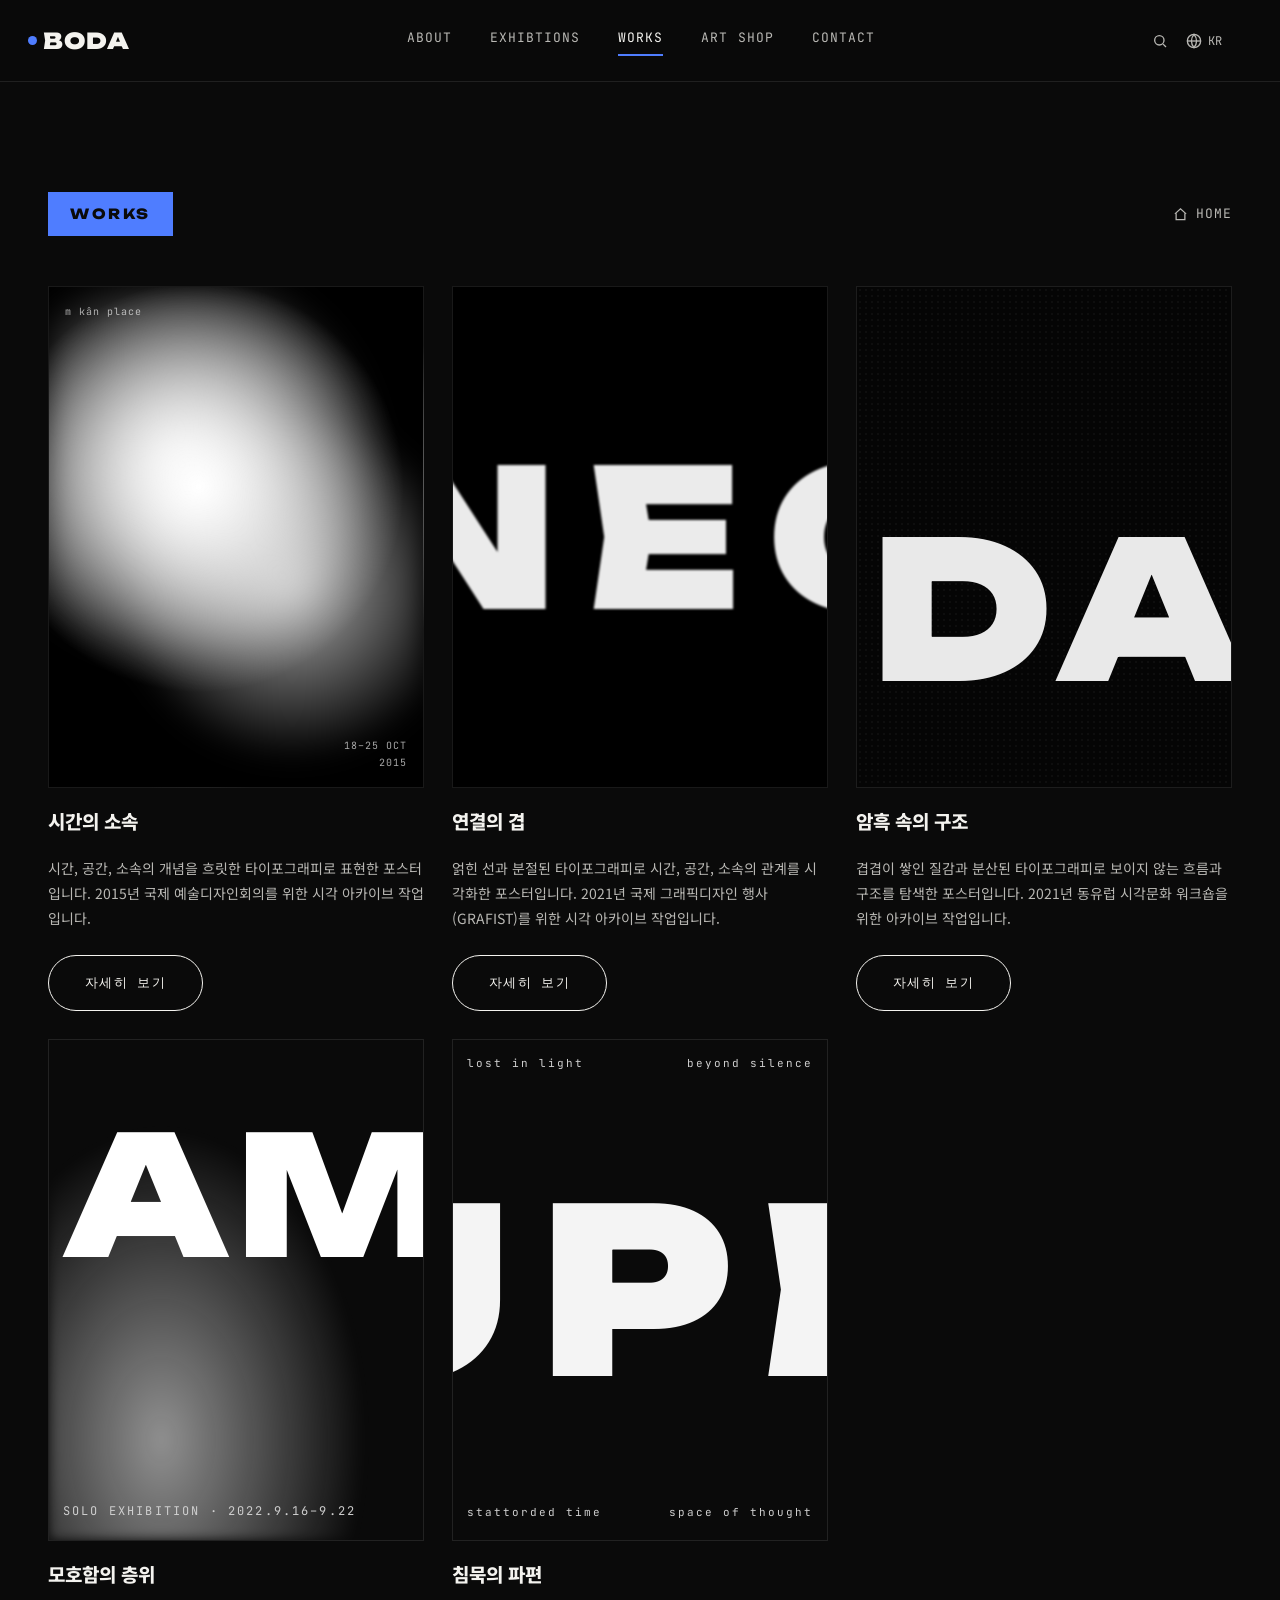
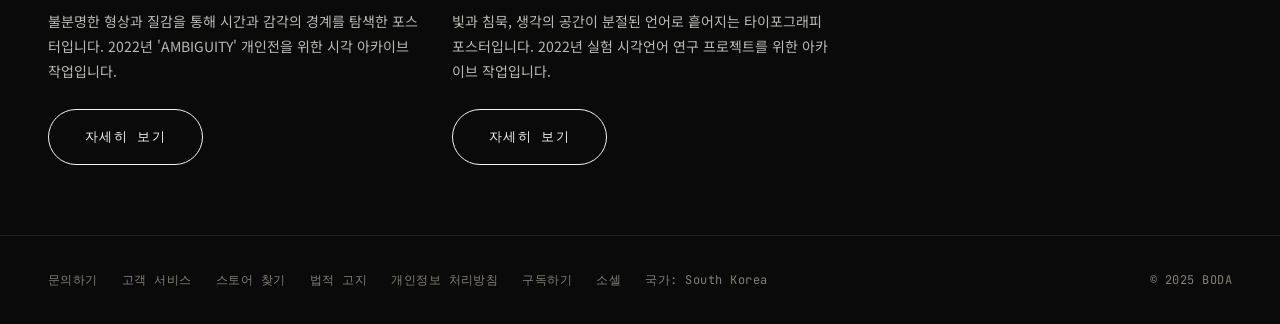
<file: works.html>
<!DOCTYPE html>
<html lang="ko">
<head>
<meta charset="UTF-8">
<meta name="viewport" content="width=device-width, initial-scale=1.0">
<title>WORKS — BODA</title>
<link rel="stylesheet" href="css/style.css">
</head>
<body>

<header class="site-header" style="--accent:var(--blue)">
  <a href="index.html" class="logo"><span class="dot" style="background:var(--blue)"></span>BODA</a>
  <nav class="nav">
    <a href="about.html">ABOUT</a>
    <a href="exhibitions.html">EXHIBTIONS</a>
    <a href="works.html" class="active">WORKS</a>
    <a href="artshop.html">ART SHOP</a>
    <a href="contact.html">CONTACT</a>
  </nav>
  <div class="nav-tools">
    <button aria-label="검색">
      <svg width="16" height="16" viewBox="0 0 24 24" fill="none" stroke="currentColor" stroke-width="2"><circle cx="11" cy="11" r="7"/><line x1="21" y1="21" x2="16.65" y2="16.65"/></svg>
    </button>
    <button class="lang" aria-label="언어 선택">
      <svg width="16" height="16" viewBox="0 0 24 24" fill="none" stroke="currentColor" stroke-width="2"><circle cx="12" cy="12" r="10"/><line x1="2" y1="12" x2="22" y2="12"/><path d="M12 2a15 15 0 0 1 0 20 15 15 0 0 1 0-20z"/></svg>
      KR
    </button>
    <button class="menu-toggle" aria-label="메뉴"><span></span><span></span><span></span></button>
  </div>
</header>

<section class="section tight works-page">
  <div class="container">
    <div style="display:flex; justify-content:space-between; align-items:center; flex-wrap:wrap; gap:20px; margin-bottom:50px;">
      <span class="tag-chip" style="--accent:var(--blue)">WORKS</span>
      <a class="home-link" href="index.html">
        <svg viewBox="0 0 24 24" fill="none" stroke="currentColor" stroke-width="2"><path d="M3 11l9-8 9 8"/><path d="M5 10v10h14V10"/></svg>
        HOME
      </a>
    </div>

    <div class="work-grid">
      <div class="work-card">
        <div class="work-art poster-blur">
          <div class="shape"></div>
          <span class="corner tl">m kân place</span>
          <span class="corner br">18–25 OCT<br>2015</span>
        </div>
        <h3>시간의 소속</h3>
        <p>시간, 공간, 소속의 개념을 흐릿한 타이포그래피로 표현한 포스터입니다. 2015년 국제 예술디자인회의를 위한 시각 아카이브 작업입니다.</p>
        <div class="actions"><a href="#" class="btn btn-outline" style="--accent:var(--blue)">자세히 보기</a></div>
      </div>

      <div class="work-card">
        <div class="work-art poster-connect">
          <div class="word">CONNECTED</div>
        </div>
        <h3>연결의 겹</h3>
        <p>얽힌 선과 분절된 타이포그래피로 시간, 공간, 소속의 관계를 시각화한 포스터입니다. 2021년 국제 그래픽디자인 행사(GRAFIST)를 위한 시각 아카이브 작업입니다.</p>
        <div class="actions"><a href="#" class="btn btn-outline" style="--accent:var(--blue)">자세히 보기</a></div>
      </div>

      <div class="work-card">
        <div class="work-art poster-dark">
          <div class="noise"></div>
          <div class="word">DARK</div>
        </div>
        <h3>암흑 속의 구조</h3>
        <p>겹겹이 쌓인 질감과 분산된 타이포그래피로 보이지 않는 흐름과 구조를 탐색한 포스터입니다. 2021년 동유럽 시각문화 워크숍을 위한 아카이브 작업입니다.</p>
        <div class="actions"><a href="#" class="btn btn-outline" style="--accent:var(--blue)">자세히 보기</a></div>
      </div>

      <div class="work-card">
        <div class="work-art poster-amb">
          <div class="splash"></div>
          <div class="word">AMBIGUITY</div>
          <div class="sub">SOLO EXHIBITION · 2022.9.16–9.22</div>
        </div>
        <h3>모호함의 층위</h3>
        <p>불분명한 형상과 질감을 통해 시간과 감각의 경계를 탐색한 포스터입니다. 2022년 'AMBIGUITY' 개인전을 위한 시각 아카이브 작업입니다.</p>
        <div class="actions"><a href="#" class="btn btn-outline" style="--accent:var(--blue)">자세히 보기</a></div>
      </div>

      <div class="work-card">
        <div class="work-art poster-silence">
          <div class="word">UPE</div>
          <span class="small a">lost in light</span>
          <span class="small b">beyond silence</span>
          <span class="small c">stattorded time</span>
          <span class="small d">space of thought</span>
        </div>
        <h3>침묵의 파편</h3>
        <p>빛과 침묵, 생각의 공간이 분절된 언어로 흩어지는 타이포그래피 포스터입니다. 2022년 실험 시각언어 연구 프로젝트를 위한 아카이브 작업입니다.</p>
        <div class="actions"><a href="#" class="btn btn-outline" style="--accent:var(--blue)">자세히 보기</a></div>
      </div>
    </div>
  </div>
</section>

<footer class="site-footer">
  <div class="container footer-inner">
    <div class="footer-links">
      <a href="contact.html">문의하기</a>
      <a href="#">고객 서비스</a>
      <a href="#">스토어 찾기</a>
      <a href="#">법적 고지</a>
      <a href="#">개인정보 처리방침</a>
      <a href="#">구독하기</a>
      <a href="#">소셀</a>
      <span class="footer-country">국가: South Korea</span>
    </div>
    <div>© 2025 BODA</div>
  </div>
</footer>

<script src="js/main.js"></script>
</body>
</html>
</file>
<file: css/style.css>
/* =========================================================
   BODA — Media Art Exhibition Brand
   Design tokens
   ========================================================= */
@import url('https://fonts.googleapis.com/css2?family=Unbounded:wght@400;600;800;900&family=Noto+Sans+KR:wght@300;400;500;700;900&family=JetBrains+Mono:wght@400;500;600&display=swap');

:root{
  --bg:        #0a0a0a;
  --bg-soft:   #121212;
  --bg-card:   #161616;
  --bg-cream:  #f3f1ec;
  --ink:       #f4f3ef;
  --ink-dim:   #b9b8b4;
  --muted:     #847f78;
  --line:      rgba(244,243,239,0.10);
  --line-soft: rgba(10,10,10,0.10);

  --green:  #b6ff3c;
  --blue:   #4f7dff;
  --orange: #ff7a26;
  --pink:   #ff2e76;

  --display: 'Unbounded', 'Noto Sans KR', sans-serif;
  --body: 'Noto Sans KR', sans-serif;
  --mono: 'JetBrains Mono', monospace;

  --container: 1240px;
  --ease: cubic-bezier(.16,.84,.32,1);
}

*{ margin:0; padding:0; box-sizing:border-box; }

html{ scroll-behavior:smooth; }

body{
  background:var(--bg);
  color:var(--ink);
  font-family:var(--body);
  font-weight:400;
  line-height:1.7;
  -webkit-font-smoothing:antialiased;
  overflow-x:hidden;
}

img{ display:block; max-width:100%; }

a{ color:inherit; text-decoration:none; }

button{ font-family:inherit; cursor:pointer; border:none; background:none; color:inherit; }

::selection{ background:var(--green); color:#0a0a0a; }

:focus-visible{ outline:2px solid var(--green); outline-offset:3px; border-radius:2px; }

.container{
  max-width:var(--container);
  margin:0 auto;
  padding:0 28px;
}

@media (prefers-reduced-motion: reduce){
  *{ animation-duration:0.01ms !important; animation-iteration-count:1 !important; transition-duration:0.01ms !important; scroll-behavior:auto !important; }
}

/* =========================================================
   Header / Nav
   ========================================================= */
.site-header{
  position:sticky;
  top:0;
  z-index:100;
  display:flex;
  align-items:center;
  justify-content:space-between;
  padding:22px 28px;
  background:rgba(10,10,10,0.78);
  backdrop-filter:blur(14px);
  border-bottom:1px solid var(--line);
}
.site-header.is-light{
  background:rgba(243,241,236,0.85);
  border-bottom:1px solid var(--line-soft);
  color:#0a0a0a;
}
.logo{
  font-family:var(--display);
  font-weight:900;
  font-size:22px;
  letter-spacing:0.04em;
  display:flex;
  align-items:center;
  gap:6px;
}
.logo .dot{
  width:9px; height:9px; border-radius:50%;
  background:var(--green);
  display:inline-block;
}
.nav{
  display:flex;
  gap:38px;
  list-style:none;
  font-family:var(--mono);
  font-size:13px;
  letter-spacing:0.08em;
}
.nav a{
  position:relative;
  padding-bottom:6px;
  color:var(--ink-dim);
  transition:color .25s var(--ease);
}
.site-header.is-light .nav a{ color:#6b6a66; }
.nav a:hover{ color:var(--ink); }
.site-header.is-light .nav a:hover{ color:#0a0a0a; }
.nav a.active{ color:var(--ink); }
.site-header.is-light .nav a.active{ color:#0a0a0a; }
.nav a.active::after{
  content:'';
  position:absolute; left:0; right:0; bottom:-1px; height:2px;
  background:var(--accent, var(--green));
}
.nav-tools{
  display:flex;
  align-items:center;
  gap:18px;
}
.nav-tools button, .nav-tools .lang{
  display:flex; align-items:center; gap:6px;
  font-family:var(--mono); font-size:12px; color:var(--ink-dim);
}
.site-header.is-light .nav-tools button,
.site-header.is-light .nav-tools .lang{ color:#6b6a66; }
.menu-toggle{ display:none; }

@media (max-width: 880px){
  .nav{ position:fixed; inset:74px 0 0 0; flex-direction:column; align-items:center; justify-content:center; gap:34px; background:rgba(10,10,10,0.97); font-size:18px; transform:translateY(-110%); transition:transform .4s var(--ease); }
  .nav.open{ transform:translateY(0); }
  .site-header.is-light .nav{ background:rgba(243,241,236,0.97); color:#0a0a0a; }
  .menu-toggle{ display:flex; flex-direction:column; gap:5px; width:26px; }
  .menu-toggle span{ display:block; height:2px; background:currentColor; }
}

/* =========================================================
   Buttons & misc
   ========================================================= */
.btn{
  display:inline-flex; align-items:center; justify-content:center;
  gap:10px;
  padding:16px 36px;
  font-family:var(--mono);
  font-size:13px;
  letter-spacing:0.1em;
  border:1px solid currentColor;
  border-radius:999px;
  transition:all .3s var(--ease);
  white-space:nowrap;
}
.btn-fill{
  background:var(--ink);
  color:#0a0a0a;
  border-color:var(--ink);
}
.btn-fill:hover{ background:var(--green); border-color:var(--green); transform:translateY(-2px); }
.btn-outline:hover{ background:var(--ink); color:#0a0a0a; transform:translateY(-2px); }
.btn-outline.on-light{ color:#0a0a0a; }
.btn-outline.on-light:hover{ background:#0a0a0a; color:var(--ink); }
.btn-block{ width:100%; border-radius:6px; padding:18px; }

.eyebrow{
  display:inline-flex; align-items:center; gap:10px;
  font-family:var(--mono); font-size:12px; letter-spacing:0.22em;
  color:var(--accent, var(--green));
  text-transform:uppercase;
}
.eyebrow::before{ content:''; width:18px; height:1px; background:currentColor; }

.tag-chip{
  display:inline-block;
  font-family:var(--display); font-weight:800; font-size:14px;
  letter-spacing:0.18em;
  padding:10px 22px;
  background:var(--accent, var(--green));
  color:#0a0a0a;
}

.home-link{
  display:inline-flex; align-items:center; gap:8px;
  font-family:var(--mono); font-size:13px; letter-spacing:0.08em;
  color:var(--ink-dim);
  transition:color .25s var(--ease);
}
.home-link:hover{ color:var(--ink); }
.home-link svg{ width:15px; height:15px; }

.section-head{
  display:flex; flex-direction:column; gap:18px; align-items:flex-start;
  margin-bottom:48px;
}
.section-rule{ width:2px; height:34px; background:var(--accent, var(--green)); }
.section-title{
  font-family:var(--display); font-weight:900; font-size:clamp(28px,4vw,46px);
  letter-spacing:0.02em;
}

.divider{ height:1px; background:var(--line); border:none; margin:64px 0; }

/* =========================================================
   Footer
   ========================================================= */
.site-footer{
  border-top:1px solid var(--line);
  padding:34px 0;
  background:var(--bg);
}
.footer-inner{
  display:flex; flex-wrap:wrap; gap:18px 32px;
  align-items:center; justify-content:space-between;
  font-family:var(--mono); font-size:12px; color:var(--muted);
  letter-spacing:0.04em;
}
.footer-links{ display:flex; flex-wrap:wrap; gap:24px; }
.footer-links a{ color:var(--muted); transition:color .25s var(--ease); }
.footer-links a:hover{ color:var(--ink); }
.footer-country{ color:var(--muted); }

/* =========================================================
   HOME — Hero
   ========================================================= */
.hero{
  position:relative;
  height:92vh;
  min-height:620px;
  overflow:hidden;
  background:#000;
}
.hero canvas{ position:absolute; inset:0; width:100%; height:100%; display:block; }
.hero::after{
  content:'';
  position:absolute; inset:0;
  background:linear-gradient(180deg, rgba(0,0,0,0.25) 0%, rgba(0,0,0,0.05) 40%, rgba(0,0,0,0.55) 100%);
  pointer-events:none;
}
.hero-content{
  position:relative; z-index:2;
  height:100%;
  display:flex; flex-direction:column; justify-content:center;
  padding:0 28px;
  max-width:var(--container);
  margin:0 auto;
}
.hero-title{
  font-family:var(--display); font-weight:900;
  font-size:clamp(38px, 7vw, 84px);
  line-height:1.08;
  letter-spacing:0.01em;
  max-width:820px;
  text-shadow:0 4px 30px rgba(0,0,0,0.4);
}
.hero-title .accent{ color:var(--green); }
.hero-cta{ margin-top:46px; }
.hero-controls{
  position:absolute; left:0; right:0; bottom:34px; z-index:3;
  display:flex; align-items:center; justify-content:space-between;
  padding:0 28px; max-width:var(--container); margin:0 auto;
}
.hero-arrow{
  width:46px; height:46px; border-radius:50%;
  border:1px solid var(--line);
  display:flex; align-items:center; justify-content:center;
  color:var(--ink); transition:all .25s var(--ease);
  backdrop-filter:blur(6px);
}
.hero-arrow:hover{ border-color:var(--green); color:var(--green); }
.hero-dots{ display:flex; gap:10px; }
.hero-dots span{
  width:8px; height:8px; border-radius:50%;
  background:rgba(255,255,255,0.25);
  transition:background .3s var(--ease), transform .3s var(--ease);
}
.hero-dots span.active{ background:var(--green); transform:scale(1.2); }

/* =========================================================
   HOME — Intro (cream)
   ========================================================= */
.intro{
  background:var(--bg-cream);
  color:#0a0a0a;
  padding:110px 0;
  text-align:center;
}
.intro-mark{
  display:flex; align-items:center; justify-content:center; gap:10px;
  margin-bottom:36px;
}
.intro-mark .lg{ width:34px; height:34px; border-radius:50%; background:var(--green); }
.intro-mark .sm{ width:14px; height:14px; border-radius:50%; background:#0a0a0a; }
.intro-mark .bar{ width:18px; height:2px; background:#0a0a0a; }
.intro-quote{
  font-family:var(--display); font-weight:800;
  font-size:clamp(24px, 4vw, 38px);
  margin-bottom:30px;
}
.intro p{
  max-width:680px; margin:0 auto;
  color:#5a5852;
  font-size:16px;
}
.intro p + p{ margin-top:6px; }

/* =========================================================
   HOME — Generic dark sections
   ========================================================= */
.section{ padding:110px 0; }
.section.tight{ padding-bottom:70px; }

/* Exhibitions preview grid */
.media-grid{
  display:grid;
  grid-template-columns:repeat(3, 1fr);
  gap:4px;
}
.media-card{
  position:relative;
  aspect-ratio:4/5;
  overflow:hidden;
  background:#000;
}
.media-card .scene{ position:absolute; inset:0; }
.media-card .scene-label{
  position:absolute; bottom:18px; left:18px;
  font-family:var(--mono); font-size:12px; letter-spacing:0.12em;
  color:rgba(255,255,255,0.85); z-index:3;
  text-transform:uppercase;
}
.media-card::before{
  content:'';
  position:absolute; inset:0; z-index:2;
  background:linear-gradient(180deg, rgba(0,0,0,0) 50%, rgba(0,0,0,0.75) 100%);
}

/* generative "scene" backgrounds, no photos */
.scene-glow{ background:radial-gradient(ellipse at 50% 80%, rgba(180,255,80,0.35), transparent 60%), #050505; }
.scene-glow .beam{
  position:absolute; top:-10%; left:38%; width:120px; height:140%;
  background:linear-gradient(180deg, rgba(255,255,255,0.55), rgba(255,255,255,0));
  filter:blur(18px);
  transform:rotate(8deg);
  animation:flicker 5s ease-in-out infinite;
}
@keyframes flicker{ 0%,100%{ opacity:.65 } 50%{ opacity:1 } }

.scene-cloud{ background:#06070a; }
.scene-cloud .cloud{
  position:absolute; inset:18% 6%;
  background:repeating-linear-gradient(115deg, rgba(255,255,255,0.10) 0 2px, transparent 2px 7px);
  filter:blur(.4px);
  border-radius:46% 54% 40% 60% / 50% 45% 55% 50%;
  mask:radial-gradient(ellipse at 50% 55%, #000 60%, transparent 100%);
}
.scene-cloud .glow{ position:absolute; inset:0; background:radial-gradient(circle at 50% 60%, rgba(120,170,255,0.18), transparent 65%); }

.scene-tree{ background:#080808; }
.scene-tree svg{ position:absolute; inset:0; width:100%; height:100%; }
.scene-tree .frame{ position:absolute; inset:14%; border:1px solid rgba(255,255,255,0.18); transform:rotate(-3deg); }

/* =========================================================
   WORKS preview / cards
   ========================================================= */
.work-grid{
  display:grid;
  grid-template-columns:repeat(3, 1fr);
  gap:28px;
}
.work-card{
  display:flex; flex-direction:column; gap:18px;
}
.work-art{
  position:relative;
  aspect-ratio:3/4;
  overflow:hidden;
  background:#0d0d0d;
  border:1px solid var(--line);
}
.work-card h3{ font-family:var(--display); font-weight:800; font-size:19px; }
.work-card p{ color:var(--ink-dim); font-size:14px; line-height:1.8; }

/* poster generative variants */
.poster-blur{ background:radial-gradient(circle at 40% 40%, #fff, transparent 55%), #000; filter:blur(0); }
.poster-blur .shape{ position:absolute; inset:0; background:radial-gradient(circle at 35% 35%, rgba(255,255,255,0.9), transparent 50%), radial-gradient(circle at 65% 60%, rgba(255,255,255,0.7), transparent 45%); filter:blur(14px); }
.poster-blur .corner{ position:absolute; font-family:var(--mono); font-size:10px; color:rgba(255,255,255,0.65); letter-spacing:.1em; }
.poster-blur .corner.tl{ top:16px; left:16px; } .poster-blur .corner.br{ bottom:16px; right:16px; text-align:right; }

.poster-connect{ background:#000; }
.poster-connect svg{ position:absolute; inset:0; width:100%; height:100%; }
.poster-connect .word{
  position:absolute; inset:0; display:flex; align-items:center; justify-content:center;
  font-family:var(--display); font-weight:900; font-size:15vw; color:#fff; opacity:.92;
  letter-spacing:0.15em; mix-blend-mode:screen; filter:blur(1.2px);
}

.poster-dark{ background:#050505; }
.poster-dark .word{
  position:absolute; bottom:14px; left:14px;
  font-family:var(--display); font-weight:900; font-size:15vw; color:#e9e9e9;
  letter-spacing:0.06em;
}
.poster-dark .noise{ position:absolute; inset:0; opacity:.5; background-image:radial-gradient(rgba(255,255,255,0.07) 1px, transparent 1px); background-size:6px 6px; }

.poster-amb{ background:#0a0a0a; }
.poster-amb .word{ position:absolute; top:14px; left:14px; font-family:var(--display); font-weight:900; font-size:13vw; color:#fff; letter-spacing:0.04em; }
.poster-amb .sub{ position:absolute; bottom:18px; left:14px; font-family:var(--mono); font-size:12px; color:#cfcfcf; letter-spacing:.18em; }
.poster-amb .splash{ position:absolute; inset:0; background:radial-gradient(ellipse at 30% 80%, rgba(255,255,255,0.55), transparent 55%); filter:blur(6px); }

.poster-glitch{ background:#0a0a0a; display:flex; align-items:center; justify-content:center; }
.poster-glitch .word{ font-family:var(--display); font-weight:900; font-size:13vw; color:#fff; letter-spacing:0.05em; filter:blur(1px); text-shadow:3px 0 rgba(255,80,80,.6), -3px 0 rgba(80,180,255,.6); }

.poster-silence{ background:#0a0a0a; }
.poster-silence .word{ position:absolute; top:50%; left:50%; transform:translate(-50%,-50%); font-family:var(--display); font-weight:900; font-size:18vw; color:#f4f4f4; letter-spacing:0.12em; }
.poster-silence .small{ position:absolute; font-family:var(--mono); font-size:11px; color:#cfcfcf; letter-spacing:.18em; }
.poster-silence .small.a{ top:14px; left:14px; } .poster-silence .small.b{ top:14px; right:14px; }
.poster-silence .small.c{ bottom:18px; left:14px; } .poster-silence .small.d{ bottom:18px; right:14px; }

/* =========================================================
   ART SHOP preview / page
   ========================================================= */
.shop-grid{
  display:grid;
  grid-template-columns:repeat(4, 1fr);
  gap:28px 22px;
}
.shop-grid.preview{ grid-template-columns:repeat(3,1fr); }
.shop-card{ display:flex; flex-direction:column; gap:14px; }
.shop-art{
  position:relative; aspect-ratio:1/1; background:#0a0a0a;
  border:1px solid var(--line);
  display:flex; align-items:center; justify-content:center;
  overflow:hidden;
}
.shop-card h4{ font-family:var(--display); font-weight:700; font-size:15px; letter-spacing:.02em; }
.shop-card .brand{ font-family:var(--mono); font-size:11px; color:var(--muted); letter-spacing:.08em; }
.shop-card .price{ font-family:var(--mono); font-size:14px; color:var(--ink); }

/* keyring / object generative icons */
.obj-keyring{ position:relative; width:64%; height:64%; }
.obj-keyring .ring{ position:absolute; border:3px solid var(--ink); border-radius:50%; }
.obj-keyring .ring.a{ width:34%; height:34%; top:4%; left:30%; }
.obj-keyring .ring.b{ width:26%; height:26%; top:10%; left:50%; }
.obj-keyring .charm{ position:absolute; }
.obj-keyring .charm.tri{ width:0; height:0; border-left:24px solid transparent; border-right:24px solid transparent; border-bottom:46px solid var(--green); top:36%; left:18%; transform:rotate(-8deg); filter:drop-shadow(0 0 14px rgba(182,255,60,0.55)); }
.obj-keyring .charm.disc{ width:26%; height:26%; border-radius:50%; border:3px solid var(--ink); top:46%; left:46%; }

.obj-cluster{ position:relative; width:70%; height:70%; }
.obj-cluster span{ position:absolute; border:2px solid var(--ink); border-radius:50%; opacity:.9; }
.obj-cluster span:nth-child(1){ width:30%; height:30%; top:6%; left:36%; box-shadow:0 0 24px rgba(255,255,255,.5);}
.obj-cluster span:nth-child(2){ width:18%; height:18%; top:0; left:8%; }
.obj-cluster span:nth-child(3){ width:46%; height:46%; bottom:6%; left:24%; border-style:dashed; }
.obj-cluster span:nth-child(4){ width:14%; height:14%; top:38%; right:6%; background:var(--ink); }

.obj-tape{ position:relative; width:72%; height:46%; }
.obj-tape .body{ position:absolute; inset:0; background:var(--ink); border-radius:6px; }
.obj-tape .body::before{ content:''; position:absolute; inset:18% 14%; border:2px solid #0a0a0a; border-radius:3px; }
.obj-tape .reel{ position:absolute; width:30%; height:30%; border-radius:50%; border:3px solid #0a0a0a; top:35%; }
.obj-tape .reel.l{ left:14%; } .obj-tape .reel.r{ right:14%; }

.obj-cassette{ position:relative; width:74%; height:50%; }
.obj-cassette .shell{ position:absolute; inset:0; background:#e9e8e3; border-radius:4px; box-shadow:0 12px 30px rgba(0,0,0,.5); }
.obj-cassette .label{ position:absolute; inset:12% 10% auto 10%; height:46%; background:#0a0a0a; }
.obj-cassette .label::after{ content:'NOISE ARCHIVE'; position:absolute; left:8px; top:8px; font-family:var(--mono); font-size:8px; color:#e9e8e3; letter-spacing:.1em; }
.obj-cassette .hole{ position:absolute; width:14%; height:14%; border-radius:50%; background:#0a0a0a; bottom:14%; }
.obj-cassette .hole.l{ left:22%; } .obj-cassette .hole.r{ right:22%; }

.obj-book{ position:relative; width:60%; height:74%; }
.obj-book .cover{ position:absolute; inset:0; background:linear-gradient(135deg,#e9e8e3,#cfcdc6); transform:rotate(-3deg); box-shadow:0 14px 30px rgba(0,0,0,.5); }
.obj-book .cover::after{ content:''; position:absolute; inset:10%; border:1px solid rgba(10,10,10,0.25); }
.obj-book .pages{ position:absolute; inset:4% 4% 4% -6%; background:#fff; transform:rotate(2deg); z-index:-1; }

.obj-pouch{ position:relative; width:64%; height:70%; }
.obj-pouch .bag{ position:absolute; inset:0; background:linear-gradient(160deg,#d8d6cf,#9a988f); border-radius:4px; }
.obj-pouch .tag{ position:absolute; top:8%; left:8%; width:38%; height:24%; background:#0a0a0a; }
.obj-pouch .tag::after{ content:'BOX'; position:absolute; left:6px; top:5px; font-family:var(--display); font-weight:900; font-size:11px; color:var(--green); }

.obj-plate{ position:relative; width:60%; height:60%; background:linear-gradient(135deg,#cfcfcf,#8e8e8e); transform:rotate(45deg); box-shadow:0 16px 30px rgba(0,0,0,.55); }
.obj-plate::after{ content:'SUPER ATTRACTION'; position:absolute; inset:0; display:flex; align-items:center; justify-content:center; transform:rotate(-45deg); font-family:var(--display); font-weight:800; font-size:9px; letter-spacing:.12em; color:#3a3a3a; text-align:center; padding:0 10px; }

/* shop filters */
.shop-filters{ display:flex; gap:14px; justify-content:center; flex-wrap:wrap; margin-bottom:56px; }
.filter-pill{
  padding:14px 30px; border:1px solid var(--line); border-radius:999px;
  font-family:var(--mono); font-size:13px; letter-spacing:.08em; color:var(--ink-dim);
  transition:all .25s var(--ease);
}
.filter-pill.active, .filter-pill:hover{ color:#0a0a0a; background:var(--accent,var(--orange)); border-color:var(--accent,var(--orange)); }

.shop-more{ display:flex; justify-content:center; margin-top:56px; }

/* =========================================================
   ABOUT page
   ========================================================= */
.about-hero{ padding:90px 0 40px; }
.about-philosophy{ padding:60px 0 100px; }
.philosophy-title{
  font-family:var(--display); font-weight:900; font-size:clamp(24px,3.4vw,34px);
  text-align:center; margin-bottom:80px;
}
.philosophy-grid{
  display:grid; grid-template-columns:repeat(3,1fr); gap:34px;
}
.philo-card{
  position:relative; padding:90px 28px 50px; text-align:center; overflow:hidden; border-radius:4px;
}
.philo-card .halftone{
  position:absolute; inset:0; z-index:0;
  background-image:radial-gradient(rgba(255,255,255,0.16) 1.4px, transparent 1.4px);
  background-size:11px 11px;
  -webkit-mask-image:radial-gradient(circle at 50% 38%, #000 0%, #000 35%, transparent 72%);
  mask-image:radial-gradient(circle at 50% 38%, #000 0%, #000 35%, transparent 72%);
}
.philo-card .en{ position:relative; z-index:1; font-family:var(--display); font-weight:800; font-size:22px; color:var(--green); letter-spacing:.03em; margin-bottom:6px; }
.philo-card .kr{ position:relative; z-index:1; font-size:15px; color:var(--ink-dim); margin-bottom:30px; }
.philo-card .desc{ position:relative; z-index:1; font-size:14px; color:var(--ink-dim); line-height:1.9; }

.about-closing{
  text-align:center; padding:90px 0 60px;
}
.about-closing p{
  font-family:var(--display); font-weight:800; font-size:clamp(20px,3.2vw,32px);
  max-width:760px; margin:0 auto;
}

/* =========================================================
   EXHIBITIONS page
   ========================================================= */
.exh-hero-art{
  position:relative; aspect-ratio:16/7; overflow:hidden; background:#020203; margin-bottom:54px;
}
.exh-hero-art canvas{ position:absolute; inset:0; width:100%; height:100%; }
.exh-hero-art .veil{ position:absolute; inset:0; background:linear-gradient(180deg, transparent 50%, rgba(0,0,0,0.7)); }

.current-exh{ display:flex; flex-wrap:wrap; justify-content:space-between; gap:30px; margin-bottom:90px; }
.current-exh .meta{ max-width:680px; }
.current-exh .eyebrow{ margin-bottom:14px; }
.current-exh h2{ font-family:var(--display); font-weight:900; font-size:clamp(28px,5vw,52px); margin-bottom:20px; }
.current-exh p{ color:var(--ink-dim); font-size:15px; }

.past-grid{
  display:grid; grid-template-columns:repeat(4,1fr); gap:28px 22px;
}
.past-card h3{ font-family:var(--display); font-weight:800; font-size:17px; margin:16px 0 10px; }
.past-card p{ color:var(--ink-dim); font-size:13.5px; line-height:1.85; }
.past-art{ position:relative; aspect-ratio:4/5; overflow:hidden; background:#020203; }
.past-art canvas{ position:absolute; inset:0; width:100%; height:100%; }

/* =========================================================
   WORKS page (full grid reused above .work-grid)
   ========================================================= */
.works-page .work-grid{ grid-template-columns:repeat(3,1fr); }
.work-card .actions{ margin-top:6px; }

/* =========================================================
   CONTACT page
   ========================================================= */
.contact-hero{ text-align:left; padding:90px 0 70px; }
.contact-hero h1{
  font-family:var(--display); font-weight:900; font-size:clamp(26px,4.6vw,48px);
  line-height:1.35; max-width:880px;
}
.contact-hero h1 .hl{ color:var(--pink); }
.contact-hero .sub{ margin-top:24px; color:var(--ink-dim); font-size:15px; max-width:620px; }

.contact-layout{
  display:grid; grid-template-columns:1.4fr 0.8fr; gap:70px; padding-bottom:100px;
}
.field{ margin-bottom:34px; }
.field label{
  display:block; font-family:var(--mono); font-size:12px; letter-spacing:.1em;
  color:var(--ink-dim); margin-bottom:14px; text-transform:uppercase;
}
.field input, .field select, .field textarea{
  width:100%; background:transparent; border:none; border-bottom:1px solid var(--line);
  color:var(--ink); font-family:var(--body); font-size:15px; padding:10px 2px;
  transition:border-color .25s var(--ease);
}
.field select{ appearance:none; cursor:pointer; }
.select-wrap{ position:relative; }
.select-wrap::after{
  content:''; position:absolute; right:4px; top:50%; width:9px; height:9px;
  border-right:1px solid var(--ink-dim); border-bottom:1px solid var(--ink-dim);
  transform:translateY(-70%) rotate(45deg); pointer-events:none;
}
.field textarea{ border:1px solid var(--line); padding:16px; min-height:160px; resize:vertical; border-radius:4px; }
.field input:focus, .field select:focus, .field textarea:focus{ border-color:var(--pink); }
.field input::placeholder, .field textarea::placeholder{ color:var(--muted); }

.file-field{
  display:flex; align-items:center; justify-content:space-between;
  border:1px dashed var(--line); border-radius:6px; padding:18px 20px;
  font-family:var(--mono); font-size:13px; color:var(--ink-dim);
}

.contact-side{ display:flex; flex-direction:column; gap:36px; }
.contact-card{ border:1px solid var(--line); border-radius:8px; padding:26px; }
.contact-card .label{ font-family:var(--mono); font-size:11px; letter-spacing:.14em; color:var(--pink); text-transform:uppercase; margin-bottom:10px; }
.contact-card .value{ font-family:var(--display); font-weight:700; font-size:17px; }
.contact-card .value.small{ font-family:var(--body); font-weight:400; font-size:15px; line-height:1.8; }

/* =========================================================
   TICKET page
   ========================================================= */
.ticket-page{ background:var(--bg-cream); color:#0a0a0a; min-height:100vh; }
.ticket-page .site-header{ background:#0a0a0a; color:var(--ink); border-bottom:none; }
.breadcrumb{
  font-family:var(--mono); font-size:12px; letter-spacing:.06em; color:#8a8780;
  display:flex; gap:10px; align-items:center; padding:34px 0 6px;
}
.breadcrumb .current{ color:#0a0a0a; font-weight:600; }
.ticket-page h1.page-title{ font-family:var(--display); font-weight:900; font-size:30px; margin:14px 0 36px; }

.exh-summary{ display:flex; gap:30px; background:#fff; border:1px solid #e4e1d8; border-radius:8px; padding:24px; margin-bottom:54px; flex-wrap:wrap; }
.exh-summary .thumb{ width:230px; aspect-ratio:4/3; flex-shrink:0; position:relative; overflow:hidden; border-radius:4px; background:#020203; }
.exh-summary .thumb canvas{ position:absolute; inset:0; width:100%; height:100%; }
.exh-summary .info h2{ font-family:var(--display); font-weight:900; font-size:24px; margin-bottom:10px; }
.exh-summary .info p{ font-size:13.5px; color:#5d5b55; margin-bottom:10px; }
.exh-summary .info .period{ font-family:var(--mono); font-size:12.5px; color:#0a0a0a; }

.ticket-section{ margin-bottom:50px; }
.ticket-section h3{ font-family:var(--display); font-weight:800; font-size:18px; margin-bottom:6px; }
.ticket-section .hint{ font-size:13px; color:#8a8780; margin-bottom:24px; }

.cal-card{ background:#fff; border:1px solid #e4e1d8; border-radius:8px; padding:28px; }
.cal-head{ display:flex; align-items:center; justify-content:space-between; margin-bottom:18px; }
.cal-head .month{ font-family:var(--display); font-weight:800; font-size:16px; }
.cal-nav{ display:flex; gap:8px; }
.cal-nav button{ width:30px; height:30px; border:1px solid #e4e1d8; border-radius:4px; display:flex; align-items:center; justify-content:center; }
.cal-grid{ display:grid; grid-template-columns:repeat(7,1fr); gap:6px; text-align:center; font-size:13px; }
.cal-grid .dow{ font-family:var(--mono); font-size:11px; color:#8a8780; padding:6px 0; }
.cal-grid .day{
  position:relative; aspect-ratio:1/1; display:flex; align-items:center; justify-content:center;
  border-radius:4px; cursor:pointer; transition:transform .15s var(--ease);
}
.cal-grid .day.empty{ visibility:hidden; }
.cal-grid .day.p-34{ background:#cfe0ff; }
.cal-grid .day.p-35{ background:#bdeef0; }
.cal-grid .day.p-36{ background:#e8e6e0; color:#b8b5ac; }
.cal-grid .day.p-37{ background:#ffd0d8; }
.cal-grid .day.p-39{ background:#ddd0ff; }
.cal-grid .day:hover{ transform:scale(1.07); }
.cal-grid .day.selected{ outline:2px solid #0a0a0a; }
.cal-grid .day .flag{ position:absolute; bottom:3px; left:50%; transform:translateX(-50%); width:6px; height:6px; background:#ff3b3b; border-radius:50%; }

.legend{ display:flex; gap:24px; flex-wrap:wrap; margin-top:18px; font-size:12px; color:#5d5b55; font-family:var(--mono); }
.legend span{ display:inline-flex; align-items:center; gap:7px; }
.legend .sw{ width:11px; height:11px; border-radius:3px; display:inline-block; }

.price-tabs{ display:flex; border-bottom:1px solid #e4e1d8; margin-top:24px; }
.price-tabs .tab{ padding:14px 24px; font-family:var(--mono); font-size:13px; color:#8a8780; border-bottom:2px solid transparent; }
.price-tabs .tab.active{ color:#0a0a0a; border-color:#0a0a0a; }
.price-row{ display:flex; flex-wrap:wrap; gap:24px; padding:22px 4px; font-size:13px; }
.price-row .swatch{ display:inline-flex; align-items:center; gap:8px; }
.price-row .sw{ width:14px; height:14px; border-radius:3px; }

.hours-note{ font-size:13px; color:#8a8780; margin-top:18px; }

.ticket-types{ display:grid; grid-template-columns:1fr 1fr; gap:22px; }
.ticket-type{ background:#fff; border:1px solid #e4e1d8; border-radius:8px; padding:26px; }
.ticket-type .tt-label{ font-size:13px; color:#8a8780; margin-bottom:4px; }
.ticket-type h4{ font-family:var(--display); font-weight:900; font-size:22px; margin-bottom:12px; }
.ticket-type .tt-desc{ font-size:13px; color:#8a8780; line-height:1.8; margin-bottom:20px; }
.tt-line{ display:flex; justify-content:space-between; align-items:baseline; padding:12px 0; border-top:1px solid #f0eee8; }
.tt-line:first-of-type{ border-top:none; }
.tt-line .lbl{ font-size:14px; } .tt-line .sub{ display:block; font-size:11.5px; color:#8a8780; margin-top:3px; }
.tt-line .amt{ font-family:var(--mono); font-size:14px; }

@media (max-width:900px){ .ticket-types{ grid-template-columns:1fr; } }

.entry-time{ background:#fff; border:1px solid #e4e1d8; border-radius:8px; padding:20px 26px; display:flex; justify-content:space-between; align-items:center; }
.entry-time .t{ font-family:var(--mono); font-size:14px; } .entry-time .amt{ font-family:var(--mono); font-size:14px; }

.qty-card{ background:#fff; border:1px solid #e4e1d8; border-radius:8px; padding:8px 26px; }
.qty-row{ display:flex; justify-content:space-between; align-items:center; padding:22px 0; border-bottom:1px solid #f0eee8; }
.qty-row:last-child{ border-bottom:none; }
.qty-row .lbl{ font-size:15px; } .qty-row .sub{ display:block; font-size:11.5px; color:#8a8780; margin-top:3px; }
.qty-row .right{ display:flex; align-items:center; gap:22px; }
.qty-row .amt{ font-family:var(--mono); font-size:14px; min-width:90px; text-align:right; }
.qty-stepper{ display:flex; align-items:center; gap:14px; border:1px solid #e4e1d8; border-radius:999px; padding:6px 14px; }
.qty-stepper button{ width:20px; height:20px; display:flex; align-items:center; justify-content:center; font-size:16px; }
.qty-stepper .val{ font-family:var(--mono); font-size:14px; width:18px; text-align:center; }

.notice-list{ background:#fff; border:1px solid #e4e1d8; border-radius:8px; padding:10px 26px; margin-bottom:30px; }
.notice-item{ display:flex; gap:14px; align-items:flex-start; padding:16px 0; border-bottom:1px solid #f0eee8; font-size:13.5px; }
.notice-item:last-child{ border-bottom:none; }
.notice-item input{ margin-top:3px; accent-color:#0a0a0a; }
.notice-item a{ text-decoration:underline; }

.summary-card{ background:#0a0a0a; color:#fff; border-radius:8px; padding:26px; margin-bottom:18px; }
.summary-card .stype{ font-size:13px; color:#a9a59c; margin-bottom:12px; font-family:var(--mono); }
.summary-row{ display:flex; justify-content:space-between; font-size:14px; padding:6px 0; }
.summary-row.total{ font-family:var(--display); font-weight:800; font-size:20px; padding-top:14px; border-top:1px solid rgba(255,255,255,0.12); margin-top:8px; }

/* =========================================================
   Responsive
   ========================================================= */
@media (max-width: 980px){
  .media-grid, .work-grid, .shop-grid, .shop-grid.preview, .philosophy-grid, .ticket-types{ grid-template-columns:repeat(2,1fr); }
  .past-grid{ grid-template-columns:repeat(2,1fr); }
  .contact-layout{ grid-template-columns:1fr; gap:50px; }
}
@media (max-width: 620px){
  .media-grid, .work-grid, .shop-grid, .shop-grid.preview, .philosophy-grid, .past-grid, .shop-grid{ grid-template-columns:1fr; }
  .hero-title{ font-size:clamp(32px,10vw,52px); }
  .section{ padding:74px 0; }
  .exh-summary{ flex-direction:column; }
  .exh-summary .thumb{ width:100%; }
}
</file>
